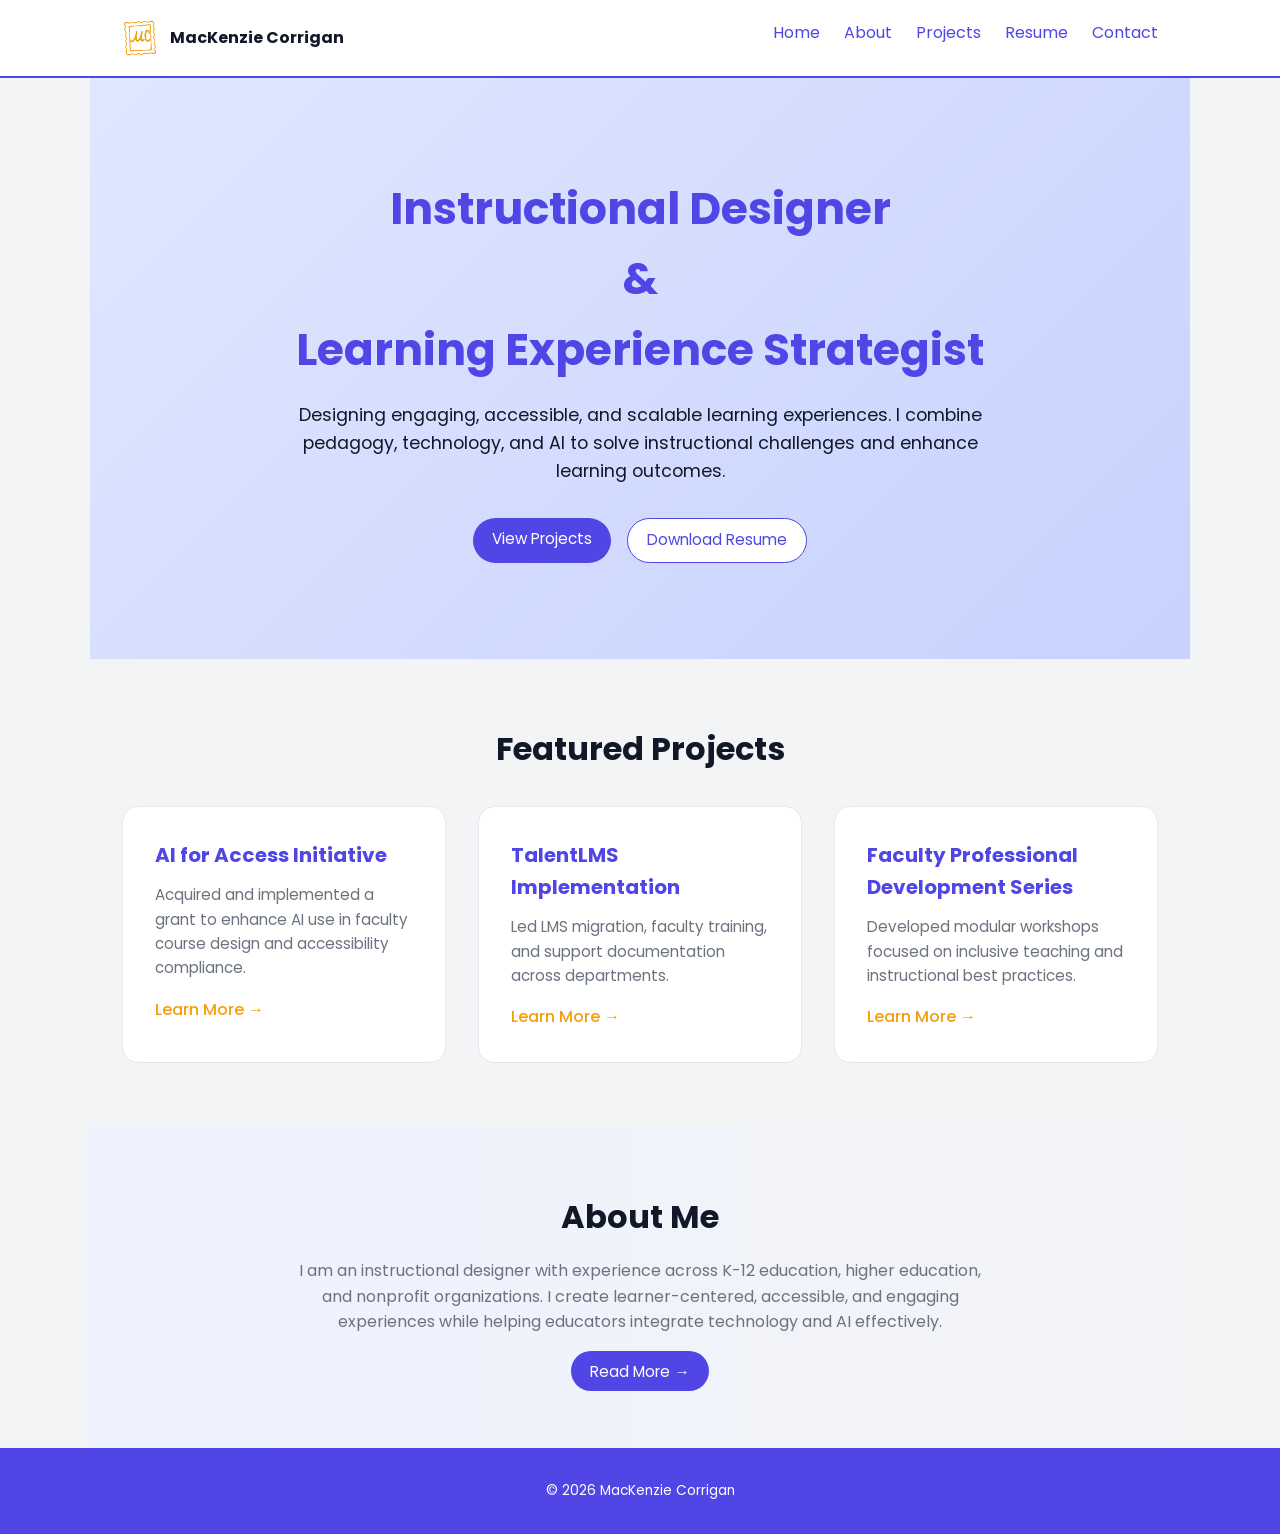
<file: index.html>
<!DOCTYPE html>
<html lang="en">
<head>
<link href="https://fonts.googleapis.com/css2?family=Poppins:wght@300;400;500;600;700&display=swap" rel="stylesheet">
<meta charset="UTF-8">
<meta name="viewport" content="width=device-width, initial-scale=1.0">
<title>MacKenzie Corrigan | Instructional Designer</title>
<link href="style.css" rel="stylesheet">
<link href="https://fonts.googleapis.com/css2?family=Poppins:wght@300;400;500;600;700&display=swap" rel="stylesheet">
</head>
<body>

<header>
  <nav>
<div class="nav-brand">
      <img 
        src="mclogo.png" 
        alt="MacKenzie Corrigan logo" 
        class="logo"
      >
      <strong>MacKenzie Corrigan</strong>
    </div>
    <ul>
      <li><a href="index.html">Home</a></li>
      <li><a href="about.html">About</a></li>
      <li><a href="projects.html">Projects</a></li>
      <li><a href="resume.html">Resume</a></li>
      <li><a href="contact.html">Contact</a></li>
    </ul>
  </nav>
</header>

<!-- Hero Section -->
<section class="hero">
  <div class="hero-content">
    <h1>Instructional Designer<br>&<br>Learning Experience Strategist</h1>
    <p>Designing engaging, accessible, and scalable learning experiences. I combine pedagogy, technology, and AI to solve instructional challenges and enhance learning outcomes.</p>
<div class="buttons">
  <a class="btn primary" href="projects.html">View Projects</a>
  <a class="btn secondary" href="https://drive.google.com/uc?export=download&id=1W6hZRZUmUboFR3Mb-H2k0MTNj02p46gY">Download Resume</a>
</div>
  </div>
</section>

<!-- Featured Projects Preview -->
<section class="featured-projects">
  <h2>Featured Projects</h2>
  <div class="projects">
    <div class="project-card">
      <h3>AI for Access Initiative</h3>
      <p>Acquired and implemented a grant to enhance AI use in faculty course design and accessibility compliance.</p>
      <a class="project-link" href="ai-for-access.html">Learn More →</a>
    </div>
    <div class="project-card">
      <h3>TalentLMS Implementation</h3>
      <p>Led LMS migration, faculty training, and support documentation across departments.</p>
      <a class="project-link" href="talentlms.html">Learn More →</a>
    </div>
    <div class="project-card">
      <h3>Faculty Professional Development Series</h3>
      <p>Developed modular workshops focused on inclusive teaching and instructional best practices.</p>
      <a class="project-link" href="foto.html">Learn More →</a>
    </div>
  </div>
</section>

<!-- About Me Preview -->
<section class="home-about">
  <h2>About Me</h2>
  <p>I am an instructional designer with experience across K-12 education, higher education, and nonprofit organizations. I create learner-centered, accessible, and engaging experiences while helping educators integrate technology and AI effectively.</p>
  <a class="btn primary" href="about.html">Read More →</a>
</section>

<footer>
  © 2026 MacKenzie Corrigan
</footer>

</body>
</html>
</file>
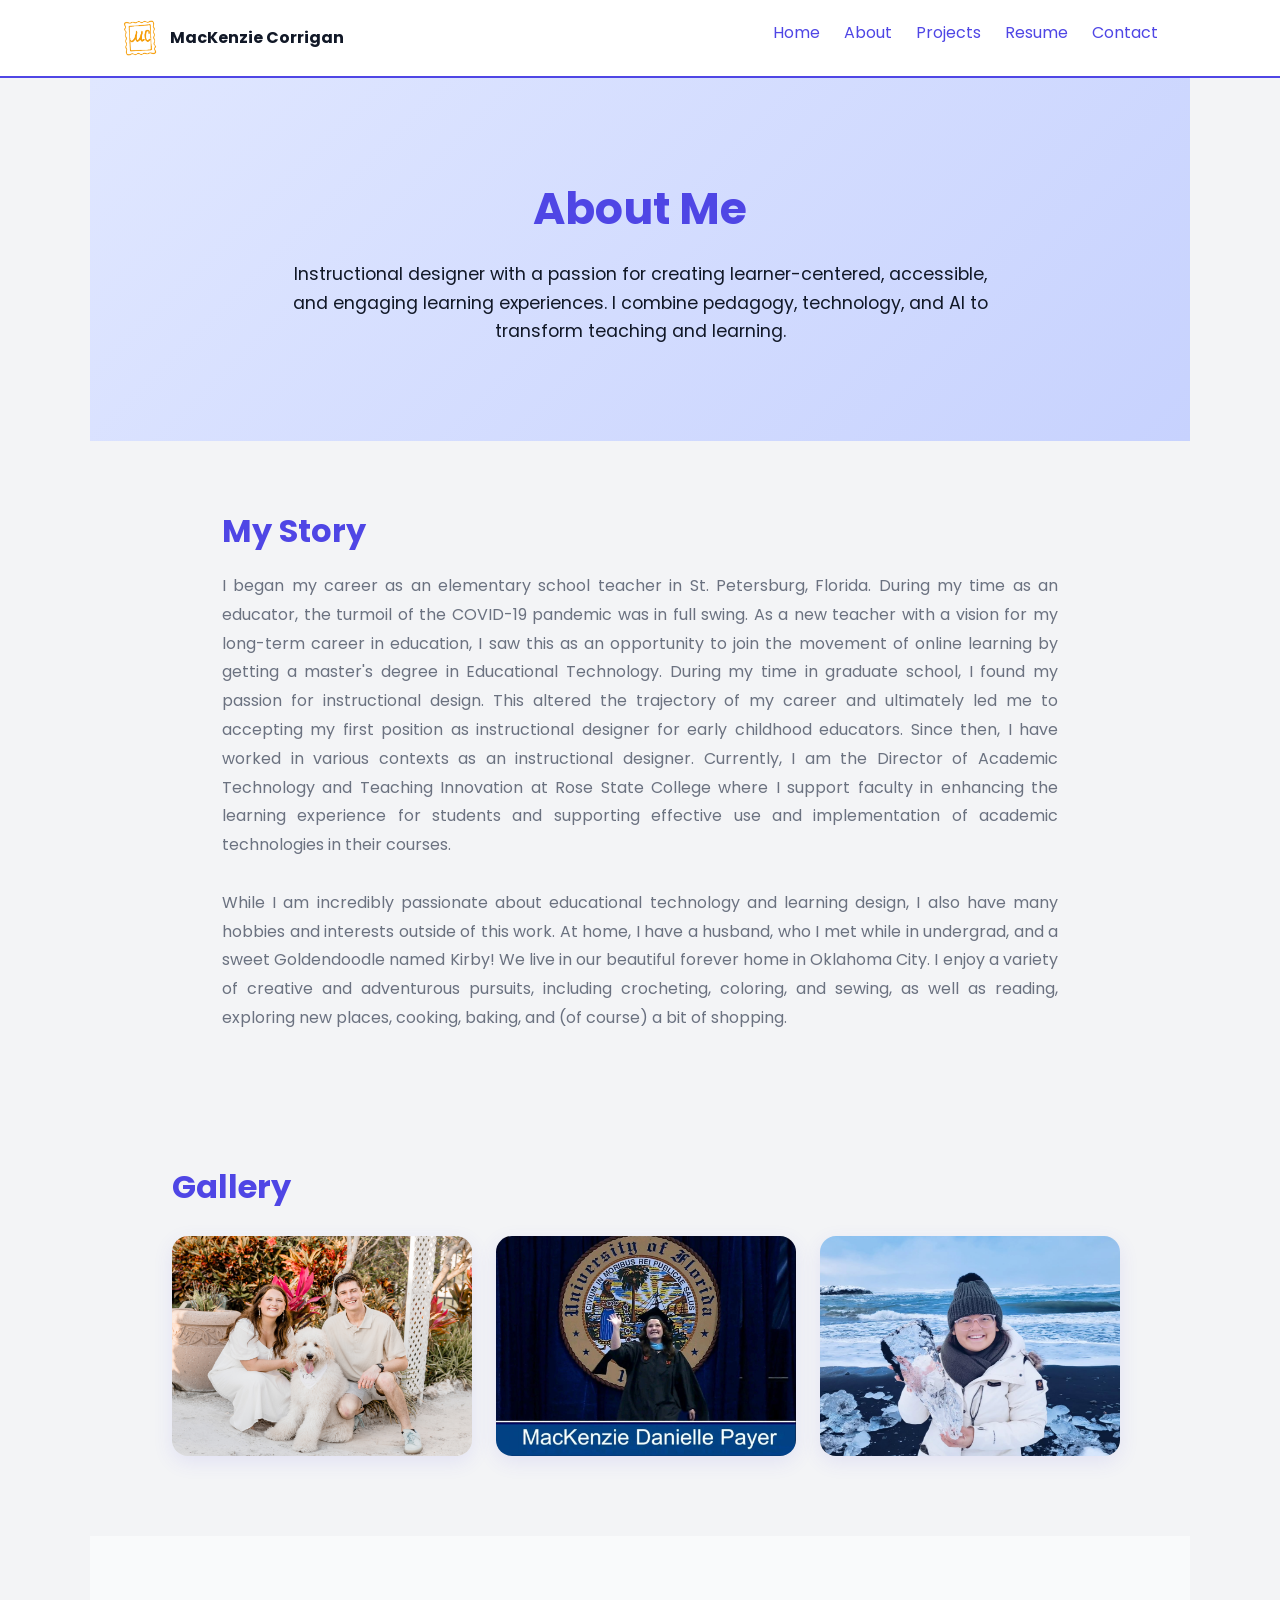
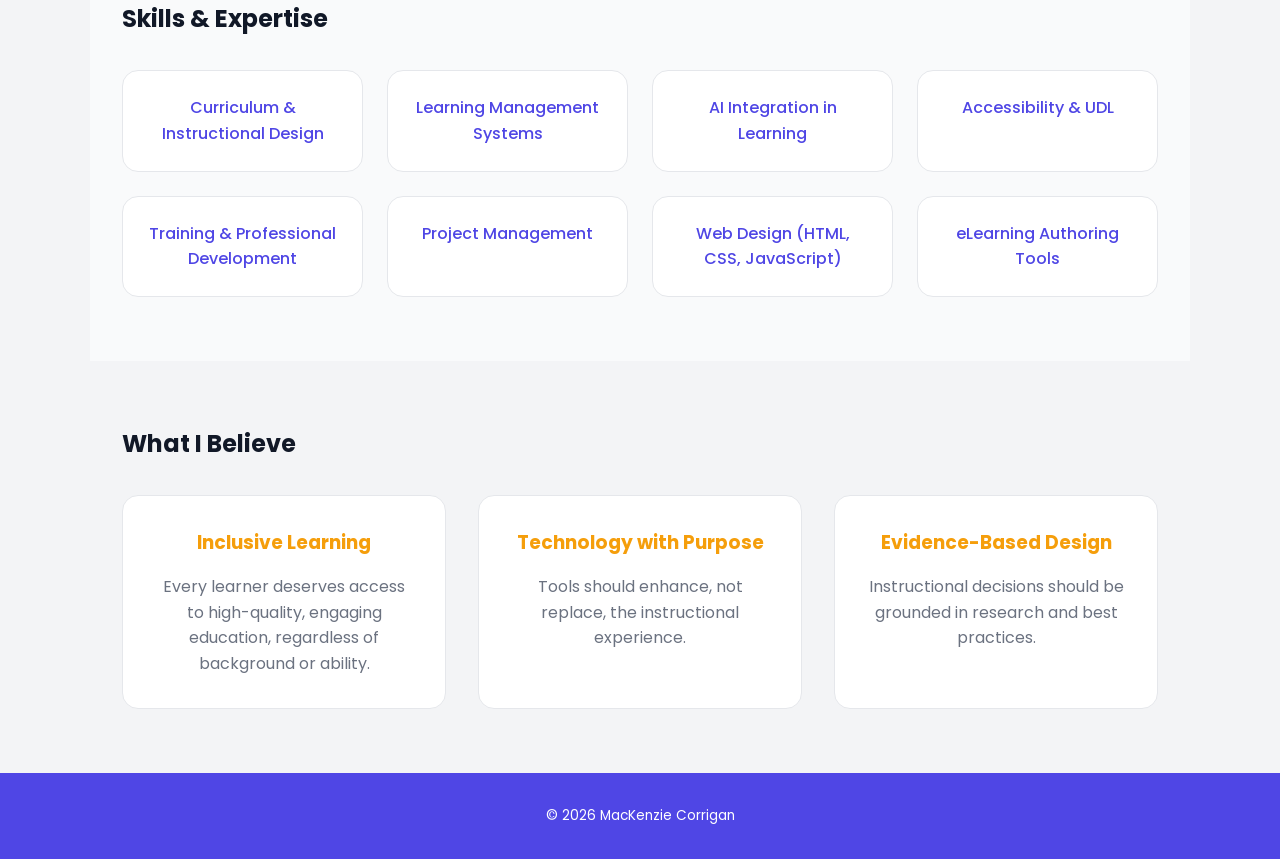
<file: about.html>
<!DOCTYPE html>
<html lang="en">
<head>
<link href="https://fonts.googleapis.com/css2?family=Poppins:wght@300;400;500;600;700&display=swap" rel="stylesheet">
<meta charset="UTF-8">
<meta name="viewport" content="width=device-width, initial-scale=1.0">
<title>MacKenzie Corrigan | About Me</title>
<link href="style.css" rel="stylesheet">
<link href="https://fonts.googleapis.com/css2?family=Poppins:wght@300;400;500;600;700&display=swap" rel="stylesheet">
</head>
<body>

<header>
  <nav>
<div class="nav-brand">
      <img 
        src="mclogo.png" 
        alt="MacKenzie Corrigan logo" 
        class="logo"
      >
      <strong>MacKenzie Corrigan</strong>
    </div>
    <ul>
      <li><a href="index.html">Home</a></li>
      <li><a href="about.html">About</a></li>
      <li><a href="projects.html">Projects</a></li>
      <li><a href="resume.html">Resume</a></li>
      <li><a href="contact.html">Contact</a></li>
    </ul>
  </nav>
</header>

<!-- Hero/About Header -->
<section class="about-hero">
  <div class="about-hero-content">
    <h1>About Me</h1>
    <p>Instructional designer with a passion for creating learner-centered, accessible, and engaging learning experiences. I combine pedagogy, technology, and AI to transform teaching and learning.</p>
  </div>
</section>

<!-- Professional Story -->
<section class="about-story">
  <h2>My Story</h2>
  <p>I began my career as an elementary school teacher in St. Petersburg, Florida. During my time as an educator, the turmoil of the COVID-19 pandemic was in full swing. As a new teacher with a vision for my long-term career in education, I saw this as an opportunity to join the movement of online learning by getting a master's degree in Educational Technology. During my time in graduate school, I found my passion for instructional design. This altered the trajectory of my career and ultimately led me to accepting my first position as instructional designer for early childhood educators. Since then, I have worked in various contexts as an instructional designer. Currently, I am the Director of Academic Technology and Teaching Innovation at Rose State College where I support faculty in enhancing the learning experience for students and supporting effective use and implementation of academic technologies in their courses.

<br><br>While I am incredibly passionate about educational technology and learning design, I also have many hobbies and interests outside of this work. At home, I have a husband, who I met while in undergrad, and a sweet Goldendoodle named Kirby! We live in our beautiful forever home in Oklahoma City. I enjoy a variety of creative and adventurous pursuits, including crocheting, coloring, and sewing, as well as reading, exploring new places, cooking, baking, and (of course) a bit of shopping.</p>
</section>

<!-- Photo Gallery -->
<section class="about-gallery">
  <h2>Gallery</h2>
  <div class="gallery-container">
    <div class="gallery-item">
      <img src="corrigans.jpg" alt="The Corrigans family portrait" />
    </div>
    <div class="gallery-item">
      <img src="mcgraduate.jpg" alt="MacKenzie graduating UF" />
    </div>
    <div class="gallery-item">
      <img src="mc-iceland.png" alt="MacKenzie teaching" />
    </div>
  </div>
</section>


<!-- Skills & Expertise -->
<section class="about-skills">
  <h2>Skills & Expertise</h2>
  <div class="skills-grid">
    <div class="skill-card">Curriculum & Instructional Design</div>
    <div class="skill-card">Learning Management Systems</div>
    <div class="skill-card">AI Integration in Learning</div>
    <div class="skill-card">Accessibility & UDL</div>
    <div class="skill-card">Training & Professional Development</div>
    <div class="skill-card">Project Management</div>
    <div class="skill-card">Web Design (HTML, CSS, JavaScript)</div>
    <div class="skill-card">eLearning Authoring Tools</div>
  </div>
</section>

<!-- Values Section -->
<section class="about-values">
  <h2>What I Believe</h2>
  <div class="values-grid">
    <div class="value-card">
      <h3>Inclusive Learning</h3>
      <p>Every learner deserves access to high-quality, engaging education, regardless of background or ability.</p>
    </div>
    <div class="value-card">
      <h3>Technology with Purpose</h3>
      <p>Tools should enhance, not replace, the instructional experience.</p>
    </div>
    <div class="value-card">
      <h3>Evidence-Based Design</h3>
      <p>Instructional decisions should be grounded in research and best practices.</p>
    </div>
  </div>
</section>

<footer>
  © 2026 MacKenzie Corrigan
</footer>

</body>
</html>
</file>
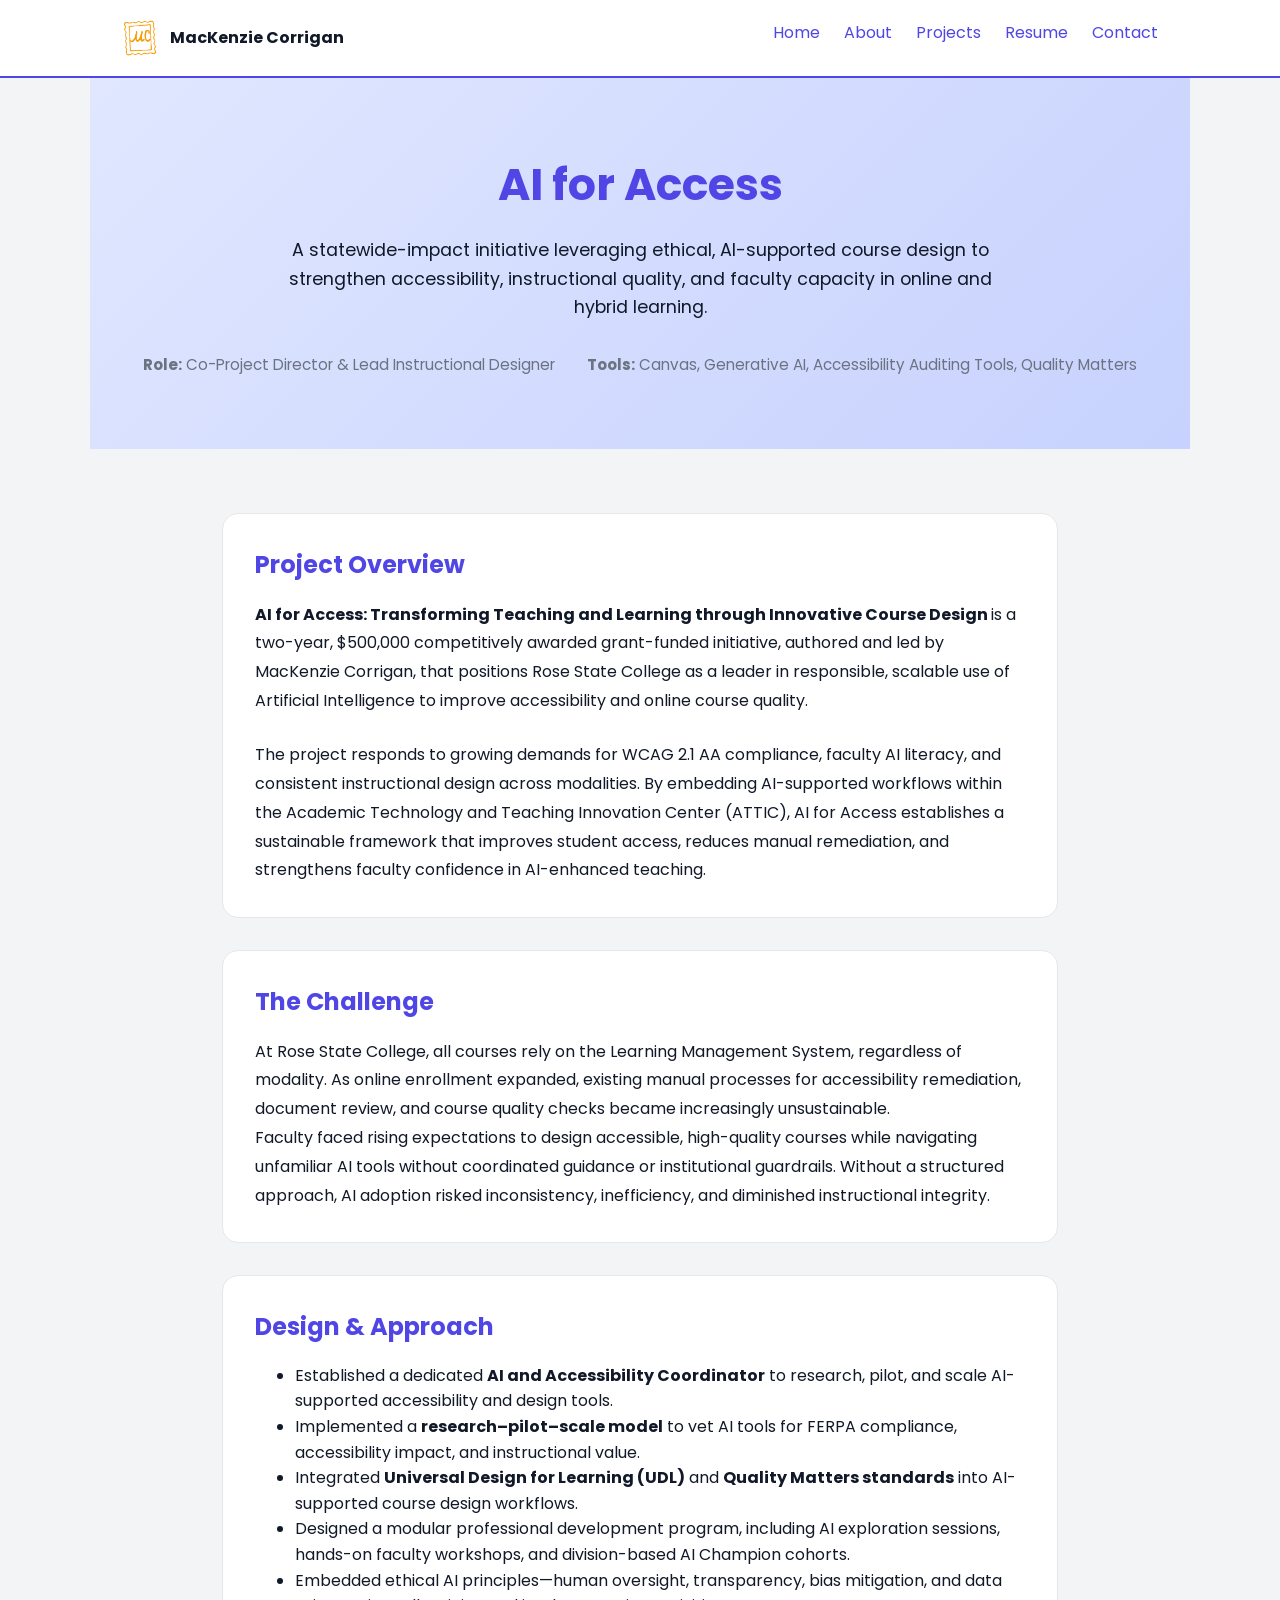
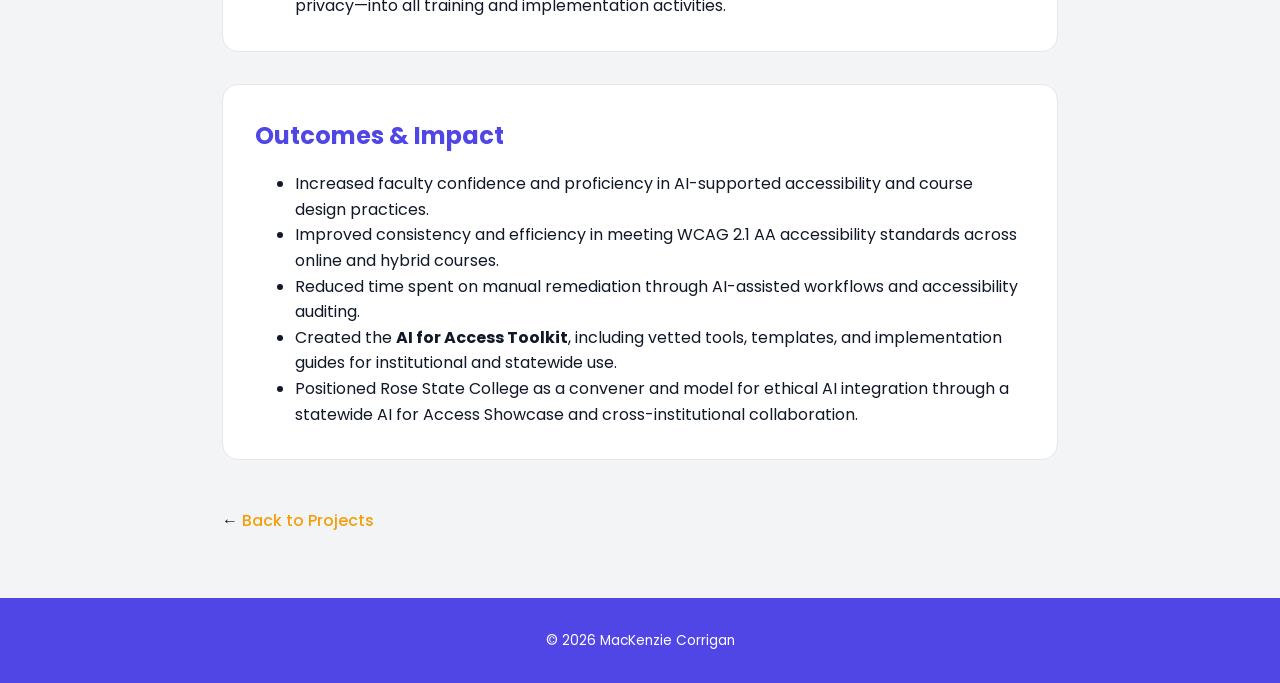
<file: ai-for-access.html>
<!DOCTYPE html>
<html lang="en">
<head>
<meta charset="UTF-8" />
<meta name="viewport" content="width=device-width, initial-scale=1.0">

<title>AI for Access | MacKenzie Corrigan</title>

<link href="https://fonts.googleapis.com/css2?family=Poppins:wght@300;400;500;600;700&display=swap" rel="stylesheet">
<link rel="stylesheet" href="style.css" />
</head>
<body>

<header>
  <nav>
    <div class="nav-brand">
      <img 
        src="mclogo.png" 
        alt="MacKenzie Corrigan logo" 
        class="logo"
      >
      <strong>MacKenzie Corrigan</strong>
    </div>
    <ul>
      <li><a href="index.html">Home</a></li>
      <li><a href="about.html">About</a></li>
      <li><a href="projects.html">Projects</a></li>
      <li><a href="resume.html">Resume</a></li>
      <li><a href="contact.html">Contact</a></li>
    </ul>
  </nav>
</header>

<!-- Project Hero -->
<section class="project-hero">
  <h1>AI for Access</h1>
  <p>
    A statewide-impact initiative leveraging ethical, AI-supported course design
    to strengthen accessibility, instructional quality, and faculty capacity in
    online and hybrid learning.
  </p>

  <div class="project-meta">
    <span><strong>Role:</strong> Co-Project Director & Lead Instructional Designer</span>
    <span><strong>Tools:</strong> Canvas, Generative AI, Accessibility Auditing Tools, Quality Matters</span>
  </div>
</section>

<!-- Project Content -->
<section class="project-content">

  <div class="project-card-detail">
    <h2>Project Overview</h2>
    <p>
      <strong>AI for Access: Transforming Teaching and Learning through Innovative Course Design </strong>is a two-year, $500,000 competitively awarded grant-funded initiative, authored and led by MacKenzie Corrigan, that positions Rose State College as a leader in responsible, scalable use of Artificial Intelligence to improve accessibility and online course quality.
    </p>
<br>
    <p>
The project responds to growing demands for WCAG 2.1 AA compliance, faculty AI literacy, and consistent instructional design across modalities. By embedding AI-supported workflows within the Academic Technology and Teaching Innovation Center (ATTIC), AI for Access establishes a sustainable framework that improves student access, reduces manual remediation, and strengthens faculty confidence in AI-enhanced teaching.
    </p>
  </div>

  <div class="project-card-detail">
    <h2>The Challenge</h2>
    <p>
      At Rose State College, all courses rely on the Learning Management System,
      regardless of modality. As online enrollment expanded, existing manual
      processes for accessibility remediation, document review, and course quality
      checks became increasingly unsustainable.
    </p>
    <p>
      Faculty faced rising expectations to design accessible, high-quality courses
      while navigating unfamiliar AI tools without coordinated guidance or
      institutional guardrails. Without a structured approach, AI adoption risked
      inconsistency, inefficiency, and diminished instructional integrity.
    </p>
  </div>

  <div class="project-card-detail">
    <h2>Design & Approach</h2>
    <ul style="padding-left: 40px;">
      <li>
        Established a dedicated <strong>AI and Accessibility Coordinator</strong>
        to research, pilot, and scale AI-supported accessibility and design tools.
      </li>
      <li>
        Implemented a <strong>research–pilot–scale model</strong> to vet AI tools for
        FERPA compliance, accessibility impact, and instructional value.
      </li>
      <li>
        Integrated <strong>Universal Design for Learning (UDL)</strong> and
        <strong>Quality Matters standards</strong> into AI-supported course design workflows.
      </li>
      <li>
        Designed a modular professional development program, including AI exploration
        sessions, hands-on faculty workshops, and division-based AI Champion cohorts.
      </li>
      <li>
        Embedded ethical AI principles—human oversight, transparency, bias mitigation,
        and data privacy—into all training and implementation activities.
      </li>
    </ul>
  </div>

  <div class="project-card-detail">
    <h2>Outcomes & Impact</h2>
    <ul  style="padding-left: 40px;">
      <li>
        Increased faculty confidence and proficiency in AI-supported accessibility
        and course design practices.
      </li>
      <li>
        Improved consistency and efficiency in meeting WCAG 2.1 AA accessibility
        standards across online and hybrid courses.
      </li>
      <li>
        Reduced time spent on manual remediation through AI-assisted workflows and
        accessibility auditing.
      </li>
      <li>
        Created the <strong>AI for Access Toolkit</strong>, including vetted tools,
        templates, and implementation guides for institutional and statewide use.
      </li>
      <li>
        Positioned Rose State College as a convener and model for ethical AI
        integration through a statewide AI for Access Showcase and cross-institutional
        collaboration.
      </li>
    </ul>
  </div>

  <div class="back-link">
    ← <a href="projects.html">Back to Projects</a>
  </div>

</section>

<footer>
  © 2026 MacKenzie Corrigan
</footer>

</body>
</html>
</file>
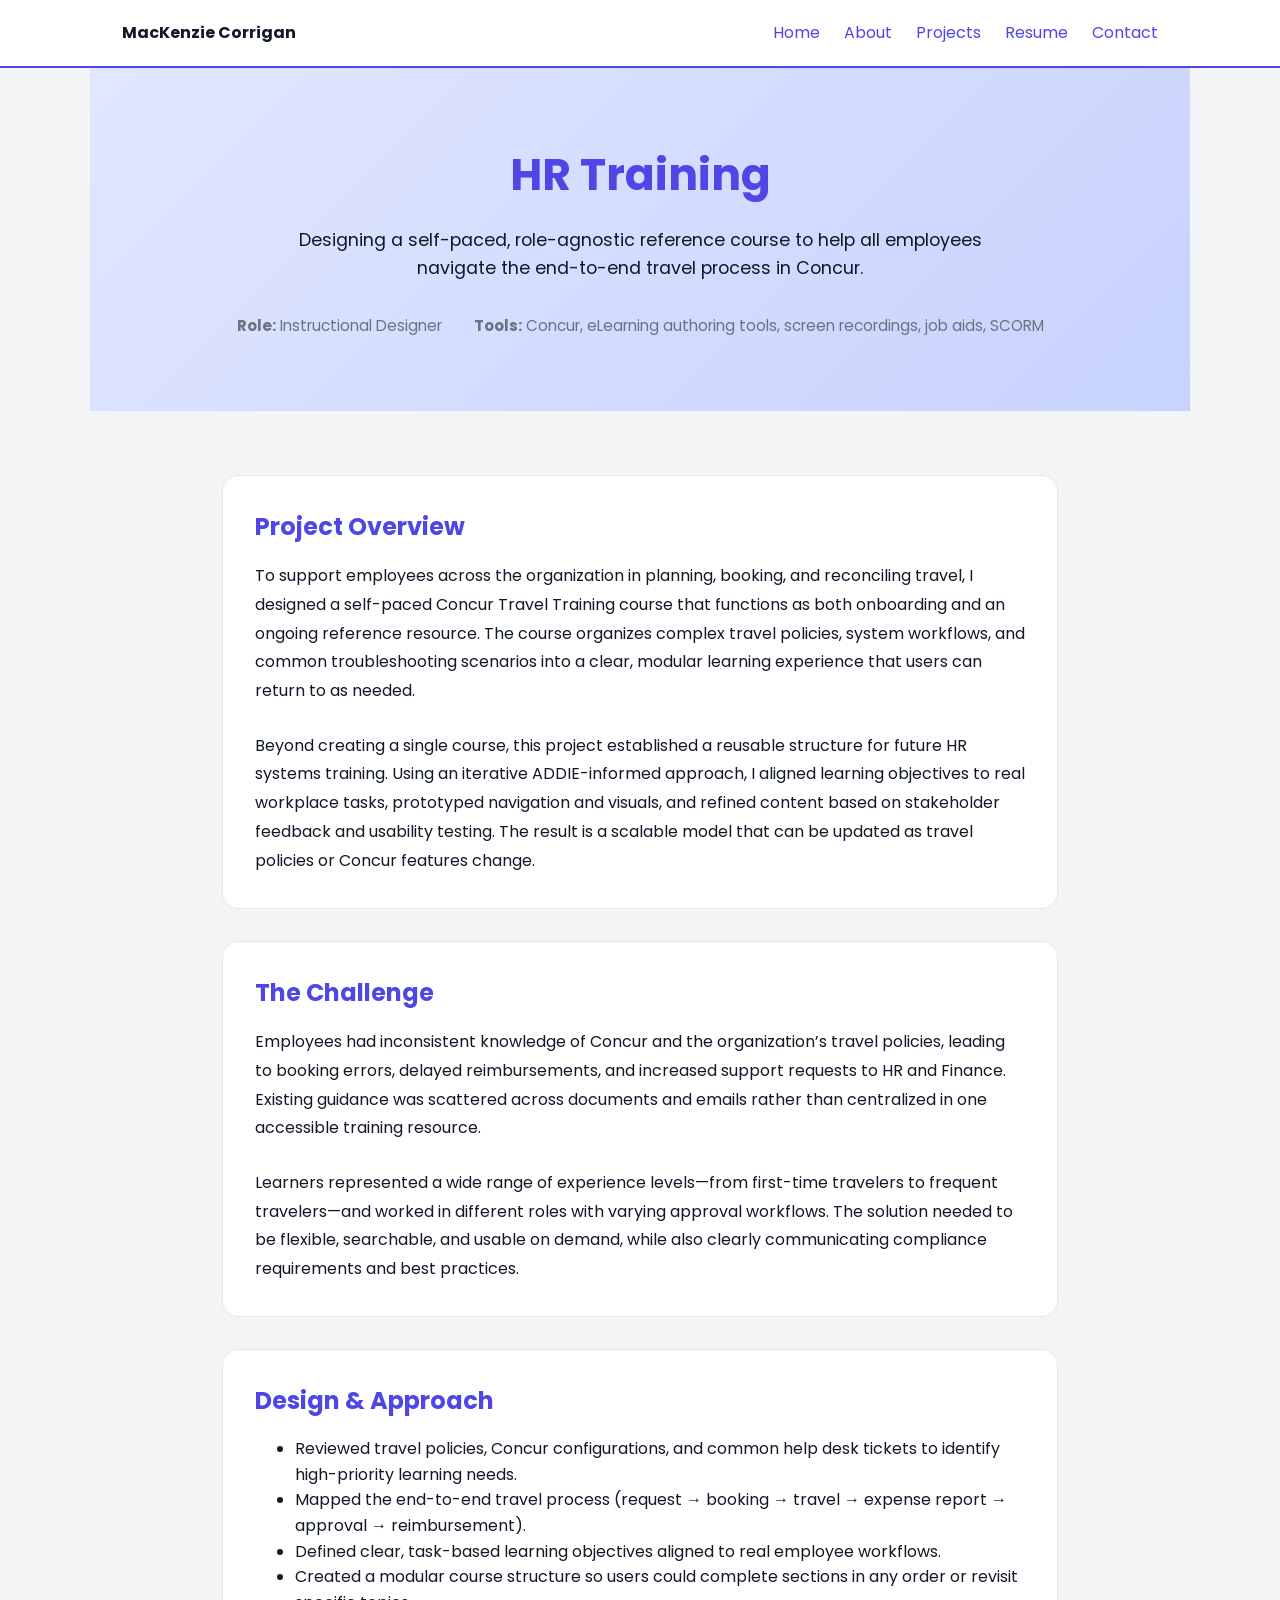
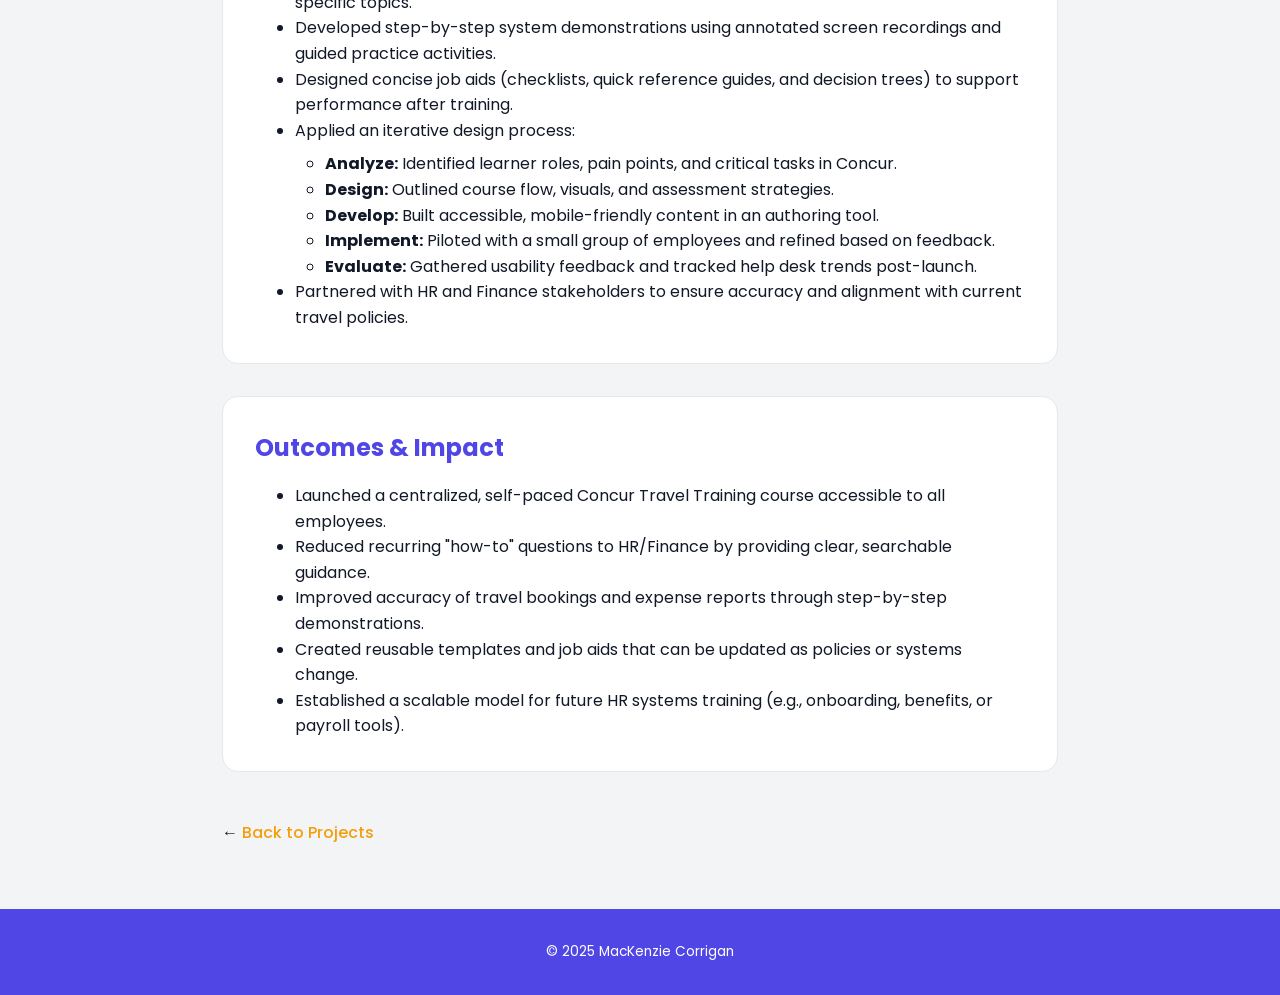
<file: concur.html>
<!DOCTYPE html>
<html lang="en">
<head>
<meta charset="UTF-8" />
<meta name="viewport" content="width=device-width, initial-scale=1.0">
<title>HR Training | MacKenzie Corrigan</title>
<link href="https://fonts.googleapis.com/css2?family=Poppins:wght@300;400;500;600;700&display=swap" rel="stylesheet">
<link rel="stylesheet" href="style.css" />
</head>
<body>

<header>
  <nav>
    <strong>MacKenzie Corrigan</strong>
    <ul>
      <li><a href="index.html">Home</a></li>
      <li><a href="about.html">About</a></li>
      <li><a href="projects.html">Projects</a></li>
      <li><a href="resume.html">Resume</a></li>
      <li><a href="contact.html">Contact</a></li>
    </ul>
  </nav>
</header>

<!-- Project Hero -->
<section class="project-hero">
  <h1>HR Training</h1>
  <p>
    Designing a self-paced, role-agnostic reference course to help all employees navigate the end-to-end travel process in Concur.
  </p>
  <div class="project-meta">
    <span><strong>Role:</strong> Instructional Designer</span>
    <span><strong>Tools:</strong> Concur, eLearning authoring tools, screen recordings, job aids, SCORM</span>
  </div>
</section>

<!-- Project Content -->
<section class="project-content">

  <!-- Overview -->
  <div class="project-card-detail">
    <h2>Project Overview</h2>
    <p>
      To support employees across the organization in planning, booking, and reconciling travel, I designed a self-paced Concur Travel Training course that functions as both onboarding and an ongoing reference resource. The course organizes complex travel policies, system workflows, and common troubleshooting scenarios into a clear, modular learning experience that users can return to as needed.
    </p>
<br>
<p>
  Beyond creating a single course, this project established a reusable structure for future HR systems training. Using an iterative ADDIE-informed approach, I aligned learning objectives to real workplace tasks, prototyped navigation and visuals, and refined content based on stakeholder feedback and usability testing. The result is a scalable model that can be updated as travel policies or Concur features change.
</p>
  </div>

  <!-- Challenge -->
  <div class="project-card-detail">
    <h2>The Challenge</h2>
    <p>
      Employees had inconsistent knowledge of Concur and the organization’s travel policies, leading to booking errors, delayed reimbursements, and increased support requests to HR and Finance. Existing guidance was scattered across documents and emails rather than centralized in one accessible training resource.
    </p>
<br>
<p>
  Learners represented a wide range of experience levels—from first-time travelers to frequent travelers—and worked in different roles with varying approval workflows. The solution needed to be flexible, searchable, and usable on demand, while also clearly communicating compliance requirements and best practices.
</p>

  </div>

  <!-- Design & Approach -->
  <div class="project-card-detail">
    <h2>Design & Approach</h2>
<ul style="padding-left: 40px;">
  <li>Reviewed travel policies, Concur configurations, and common help desk tickets to identify high-priority learning needs.</li>
  <li>Mapped the end-to-end travel process (request → booking → travel → expense report → approval → reimbursement).</li>
  <li>Defined clear, task-based learning objectives aligned to real employee workflows.</li>
  <li>Created a modular course structure so users could complete sections in any order or revisit specific topics.</li>
  <li>Developed step-by-step system demonstrations using annotated screen recordings and guided practice activities.</li>
  <li>Designed concise job aids (checklists, quick reference guides, and decision trees) to support performance after training.</li>
  <li>
    Applied an iterative design process:
    <ul style="padding-left: 30px; margin-top: 0.5rem;">
      <li><strong>Analyze:</strong> Identified learner roles, pain points, and critical tasks in Concur.</li>
      <li><strong>Design:</strong> Outlined course flow, visuals, and assessment strategies.</li>
      <li><strong>Develop:</strong> Built accessible, mobile-friendly content in an authoring tool.</li>
      <li><strong>Implement:</strong> Piloted with a small group of employees and refined based on feedback.</li>
      <li><strong>Evaluate:</strong> Gathered usability feedback and tracked help desk trends post-launch.</li>
    </ul>
  </li>
  <li>Partnered with HR and Finance stakeholders to ensure accuracy and alignment with current travel policies.</li>
</ul>

  </div>

  <!-- Outcomes & Impact -->
  <div class="project-card-detail">
    <h2>Outcomes & Impact</h2>
    <ul style="padding-left: 40px;">
      <li>Launched a centralized, self-paced Concur Travel Training course accessible to all employees.</li>
      <li>Reduced recurring "how-to" questions to HR/Finance by providing clear, searchable guidance.</li>
      <li>Improved accuracy of travel bookings and expense reports through step-by-step demonstrations.</li>
      <li>Created reusable templates and job aids that can be updated as policies or systems change.</li>
      <li>Established a scalable model for future HR systems training (e.g., onboarding, benefits, or payroll tools).</li>
    </ul>
  </div>

  <div class="back-link">
    ← <a href="projects.html">Back to Projects</a>
  </div>

</section>

<footer>
  © 2025 MacKenzie Corrigan
</footer>
</body>
</html>
</file>
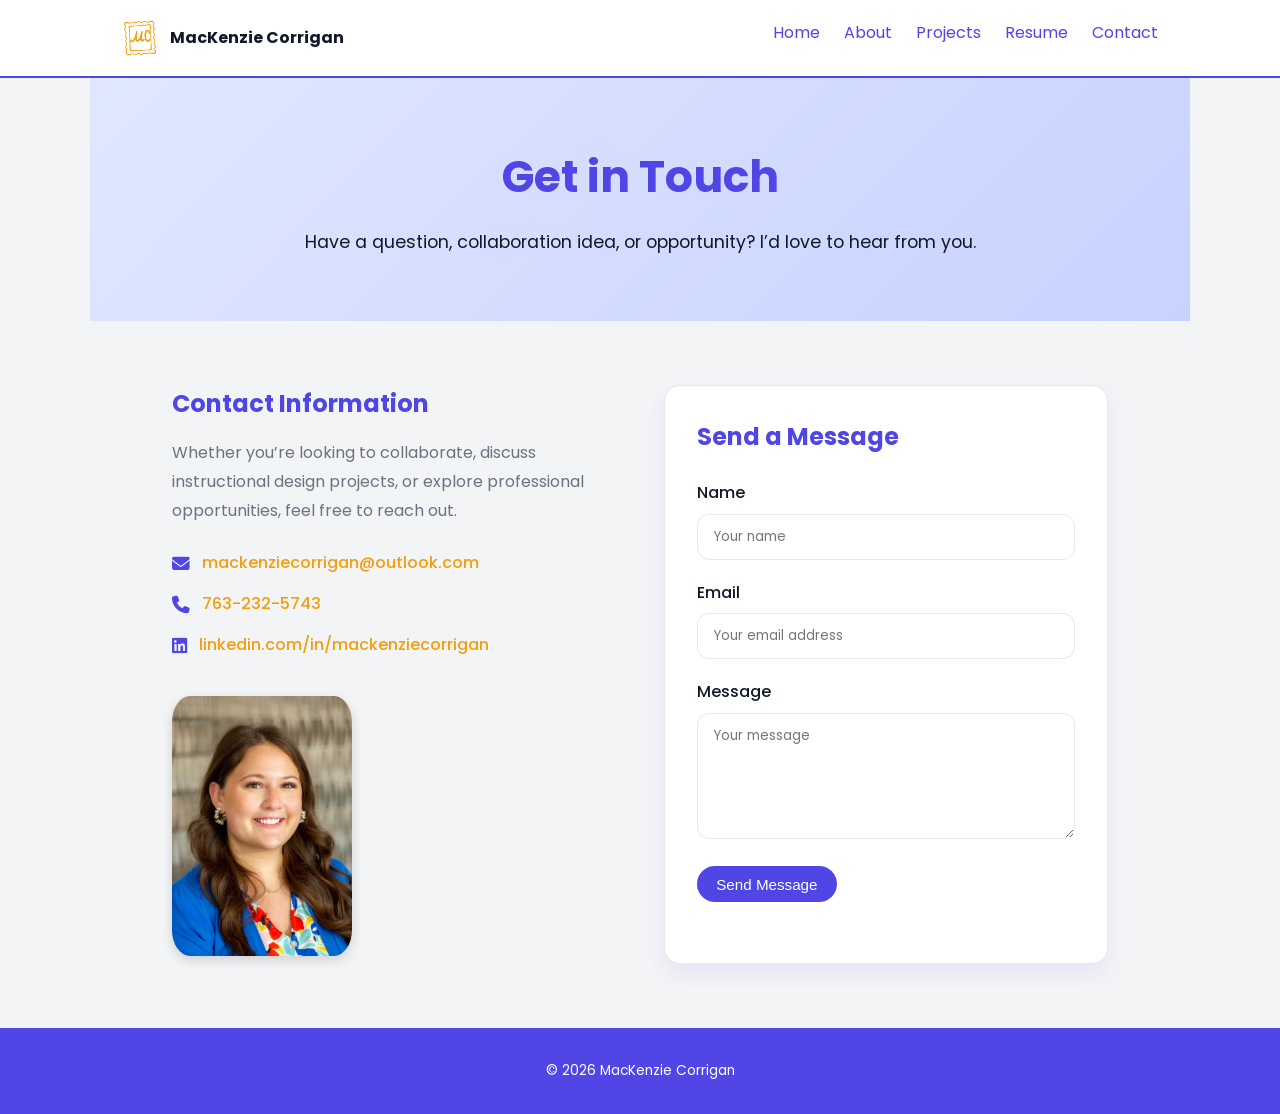
<file: contact.html>
<!DOCTYPE html>
<html lang="en">
<head>
<link
  rel="stylesheet"
  href="https://cdnjs.cloudflare.com/ajax/libs/font-awesome/6.5.1/css/all.min.css"
/>
<meta charset="UTF-8">
<meta name="viewport" content="width=device-width, initial-scale=1.0">
<title>Contact | MacKenzie Corrigan</title>

<link href="https://fonts.googleapis.com/css2?family=Poppins:wght@300;400;500;600;700&display=swap" rel="stylesheet">
<link href="style.css" rel="stylesheet">
</head>
<body>

<header>
  <nav>
<div class="nav-brand">
      <img 
        src="mclogo.png" 
        alt="MacKenzie Corrigan logo" 
        class="logo"
      >
      <strong>MacKenzie Corrigan</strong>
    </div>
    <ul>
      <li><a href="index.html">Home</a></li>
      <li><a href="about.html">About</a></li>
      <li><a href="projects.html">Projects</a></li>
      <li><a href="resume.html">Resume</a></li>
      <li><a href="contact.html">Contact</a></li>
    </ul>
  </nav>
</header>

<!-- Contact Hero -->
<section class="contact-hero">
  <h1>Get in Touch</h1>
  <p>Have a question, collaboration idea, or opportunity? I’d love to hear from you.</p>
</section>

<!-- Contact Content -->
<section class="contact-container">

  <!-- Contact Info -->
  <div class="contact-info">
    <h2>Contact Information</h2>
    <p>
      Whether you’re looking to collaborate, discuss instructional design projects,
      or explore professional opportunities, feel free to reach out.
    </p>
<div class="contact-details">
  <p>
    <i class="fa-solid fa-envelope"></i>
    <a href="mailto:mackenziecorrigan@outlook.com">
      mackenziecorrigan@outlook.com
    </a>
  </p>

  <p>
    <i class="fa-solid fa-phone"></i>
    <a href="tel:17632325743">
      763-232-5743
    </a>
  </p>

  <p>
    <i class="fa-brands fa-linkedin"></i>
    <a
      href="https://www.linkedin.com/in/mackenziecorrigan"
      target="_blank"
      rel="noopener noreferrer"
    >
      linkedin.com/in/mackenziecorrigan
    </a>
  </p>
</div>

<img 
  src="headshot.png" 
  alt="Headshot of MacKenzie Corrigan" 
  class="contact-headshot"
/>
  </div>

  <!-- Contact Form -->
  <div class="contact-form-card">
    <h2>Send a Message</h2>

    <form action="mailto:mackenziecorrigan@outlook.com" method="POST" enctype="text/plain">
      <label for="name">Name</label>
      <input type="text" id="name" name="Name" placeholder="Your name" required>

      <label for="email">Email</label>
      <input type="email" id="email" name="Email" placeholder="Your email address" required>

      <label for="message">Message</label>
      <textarea id="message" name="Message" rows="5" placeholder="Your message" required></textarea>

      <button type="submit" class="btn primary">Send Message</button>
    </form>
  </div>

</section>

<footer>
  © 2026 MacKenzie Corrigan
</footer>

</body>
</html>
</file>
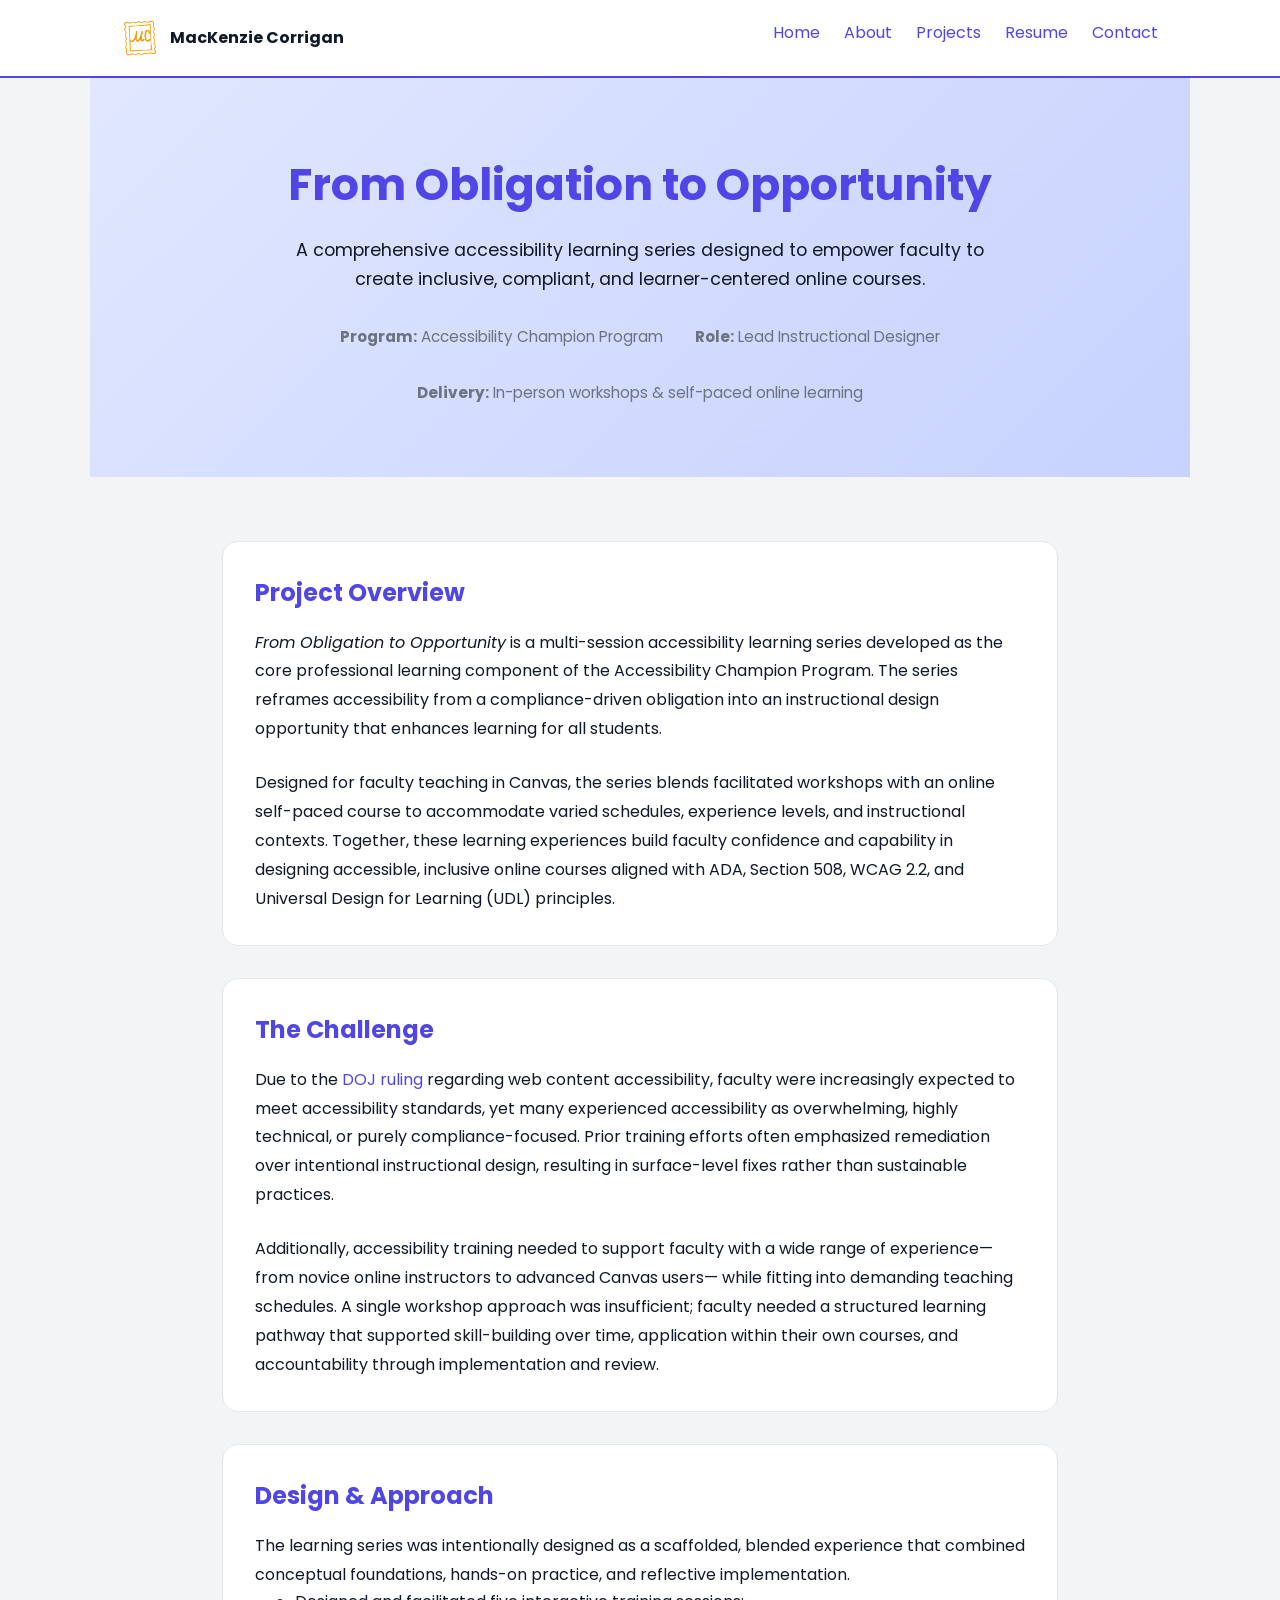
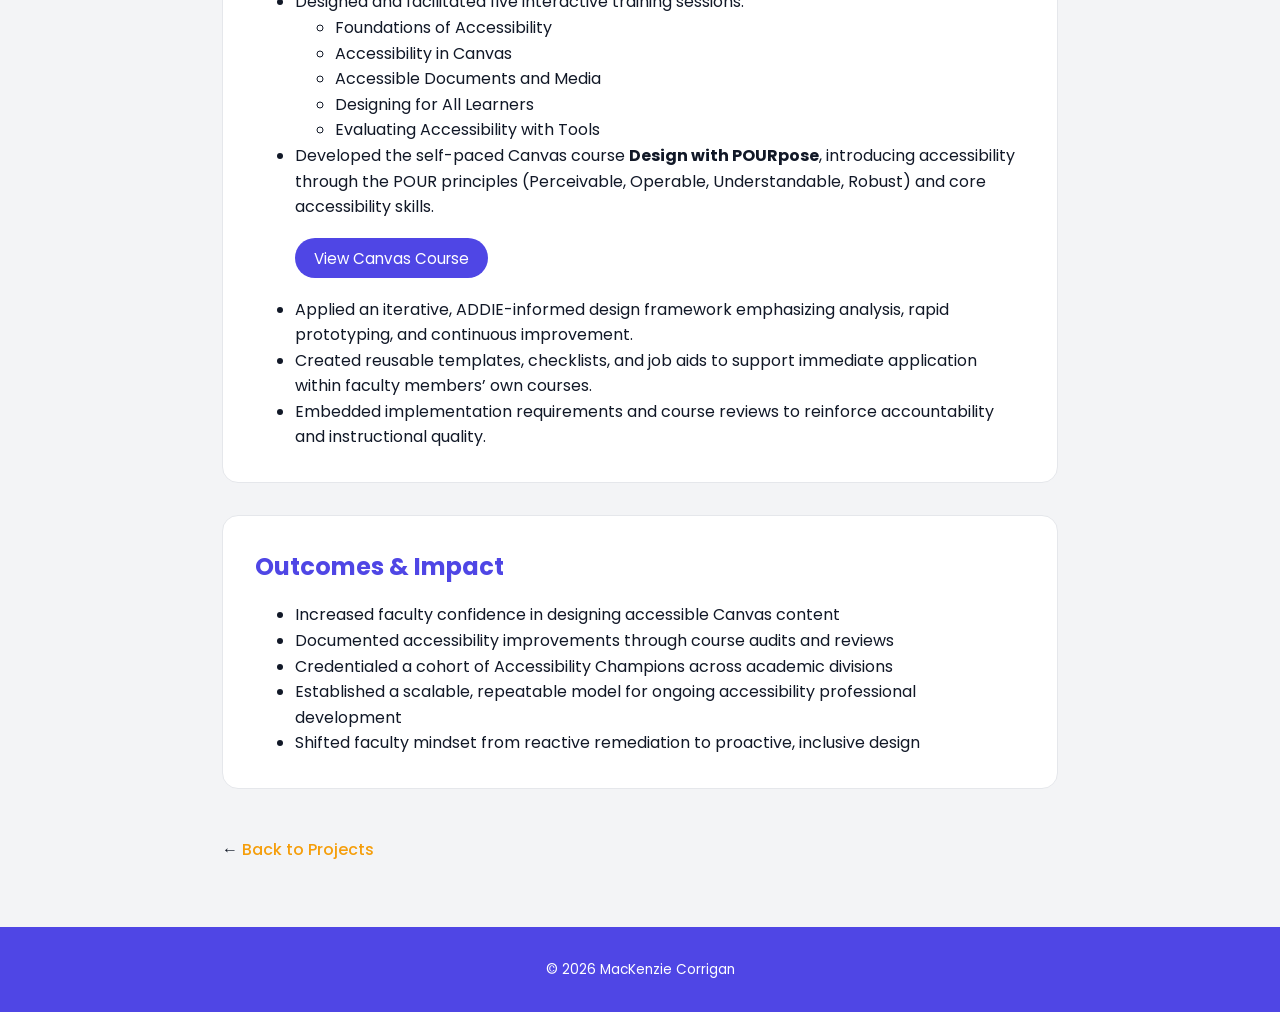
<file: foto.html>
<!DOCTYPE html>
<html lang="en">
<head>
<meta charset="UTF-8" />
<meta name="viewport" content="width=device-width, initial-scale=1.0">

<title>From Obligation to Opportunity | MacKenzie Corrigan</title>

<link href="https://fonts.googleapis.com/css2?family=Poppins:wght@300;400;500;600;700&display=swap" rel="stylesheet">
<link rel="stylesheet" href="style.css" />
</head>
<body>

<header>
  <nav>
    <div class="nav-brand">
      <img 
        src="mclogo.png" 
        alt="MacKenzie Corrigan logo" 
        class="logo"
      >
      <strong>MacKenzie Corrigan</strong>
    </div>
    <ul>
      <li><a href="index.html">Home</a></li>
      <li><a href="about.html">About</a></li>
      <li><a href="projects.html">Projects</a></li>
      <li><a href="resume.html">Resume</a></li>
      <li><a href="contact.html">Contact</a></li>
    </ul>
  </nav>
</header>

<!-- Project Hero -->
<section class="project-hero">
  <h1>From Obligation to Opportunity</h1>
  <p>
    A comprehensive accessibility learning series designed to empower faculty
    to create inclusive, compliant, and learner-centered online courses.
  </p>

  <div class="project-meta">
    <span><strong>Program:</strong> Accessibility Champion Program</span>
    <span><strong>Role:</strong> Lead Instructional Designer</span>
    <span><strong>Delivery:</strong> In-person workshops & self-paced online learning</span>
  </div>
</section>

<!-- Project Content -->
<section class="project-content">

  <!-- Project Overview -->
  <div class="project-card-detail">
    <h2>Project Overview</h2>
    <p>
      <em>From Obligation to Opportunity</em> is a multi-session accessibility learning
      series developed as the core professional learning component of the
      Accessibility Champion Program. The series reframes accessibility from a
      compliance-driven obligation into an instructional design opportunity that
      enhances learning for all students.
    </p>
<br>
    <p>
      Designed for faculty teaching in Canvas, the series blends facilitated
      workshops with an online self-paced course to accommodate varied schedules,
      experience levels, and instructional contexts. Together, these learning
      experiences build faculty confidence and capability in designing accessible,
      inclusive online courses aligned with ADA, Section 508, WCAG 2.2, and
      Universal Design for Learning (UDL) principles.
    </p>
  </div>

  <!-- The Challenge -->
  <div class="project-card-detail">
    <h2>The Challenge</h2>
    <p>
      Due to the <a href="https://www.federalregister.gov/documents/2024/04/24/2024-07758/nondiscrimination-on-the-basis-of-disability-accessibility-of-web-information-and-services-of-state">DOJ ruling</a> regarding web content accessibility, faculty were increasingly expected to meet accessibility standards, yet many
      experienced accessibility as overwhelming, highly technical, or purely
      compliance-focused. Prior training efforts often emphasized remediation over
      intentional instructional design, resulting in surface-level fixes rather
      than sustainable practices.
    </p>
<br>
    <p>
      Additionally, accessibility training needed to support faculty with a wide
      range of experience—from novice online instructors to advanced Canvas users—
      while fitting into demanding teaching schedules. A single workshop approach
      was insufficient; faculty needed a structured learning pathway that supported
      skill-building over time, application within their own courses, and
      accountability through implementation and review.
    </p>
  </div>

  <!-- Design & Approach -->
  <div class="project-card-detail">
    <h2>Design & Approach</h2>
    <p>
      The learning series was intentionally designed as a scaffolded, blended
      experience that combined conceptual foundations, hands-on practice, and
      reflective implementation.
    </p>

    <ul style="padding-left: 40px;">
      <li>
        Designed and facilitated five interactive training sessions:
        <ul style="padding-left: 40px;">
          <li>Foundations of Accessibility</li>
          <li>Accessibility in Canvas</li>
          <li>Accessible Documents and Media</li>
          <li>Designing for All Learners</li>
          <li>Evaluating Accessibility with Tools</li>
        </ul>
      </li>
      <li>Developed the self-paced Canvas course <strong>Design with POURpose</strong>,
  introducing accessibility through the POUR principles (Perceivable,
  Operable, Understandable, Robust) and core accessibility skills.<br><br>
  <a class="btn primary" href="https://rose.instructure.com/courses/26941">View Canvas Course</a><br><br>
</li>
      <li>
        Applied an iterative, ADDIE-informed design framework emphasizing analysis,
        rapid prototyping, and continuous improvement.
      </li>
      <li>
        Created reusable templates, checklists, and job aids to support immediate
        application within faculty members’ own courses.
      </li>
      <li>
        Embedded implementation requirements and course reviews to reinforce
        accountability and instructional quality.
      </li>
    </ul>
  </div>

  <!-- Outcomes & Impact -->
  <div class="project-card-detail">
    <h2>Outcomes & Impact</h2>
    <ul style="padding-left: 40px;">
      <li>Increased faculty confidence in designing accessible Canvas content</li>
      <li>Documented accessibility improvements through course audits and reviews</li>
      <li>Credentialed a cohort of Accessibility Champions across academic divisions</li>
      <li>Established a scalable, repeatable model for ongoing accessibility professional development</li>
      <li>Shifted faculty mindset from reactive remediation to proactive, inclusive design</li>
    </ul>
  </div>

  <div class="back-link">
    ← <a href="projects.html">Back to Projects</a>
  </div>

</section>

<footer>
  © 2026 MacKenzie Corrigan
</footer>

</body>
</html>
</file>
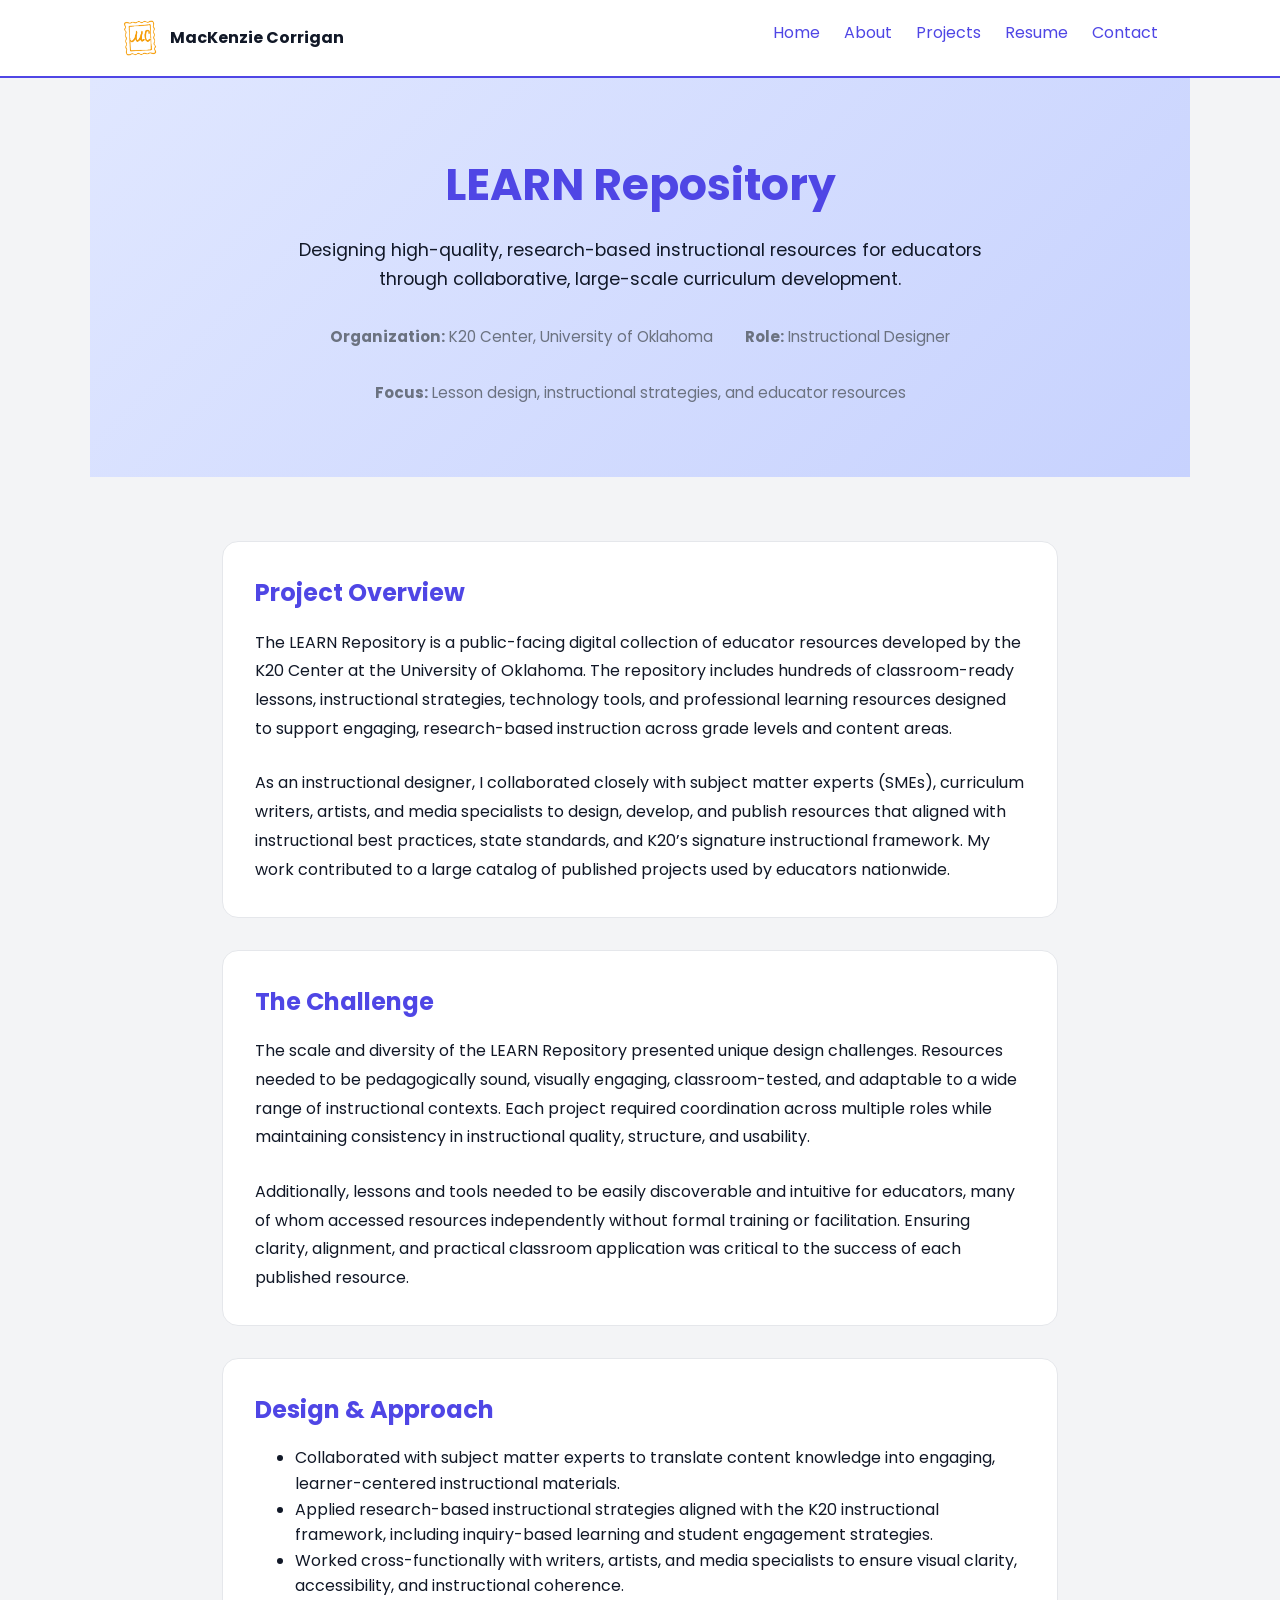
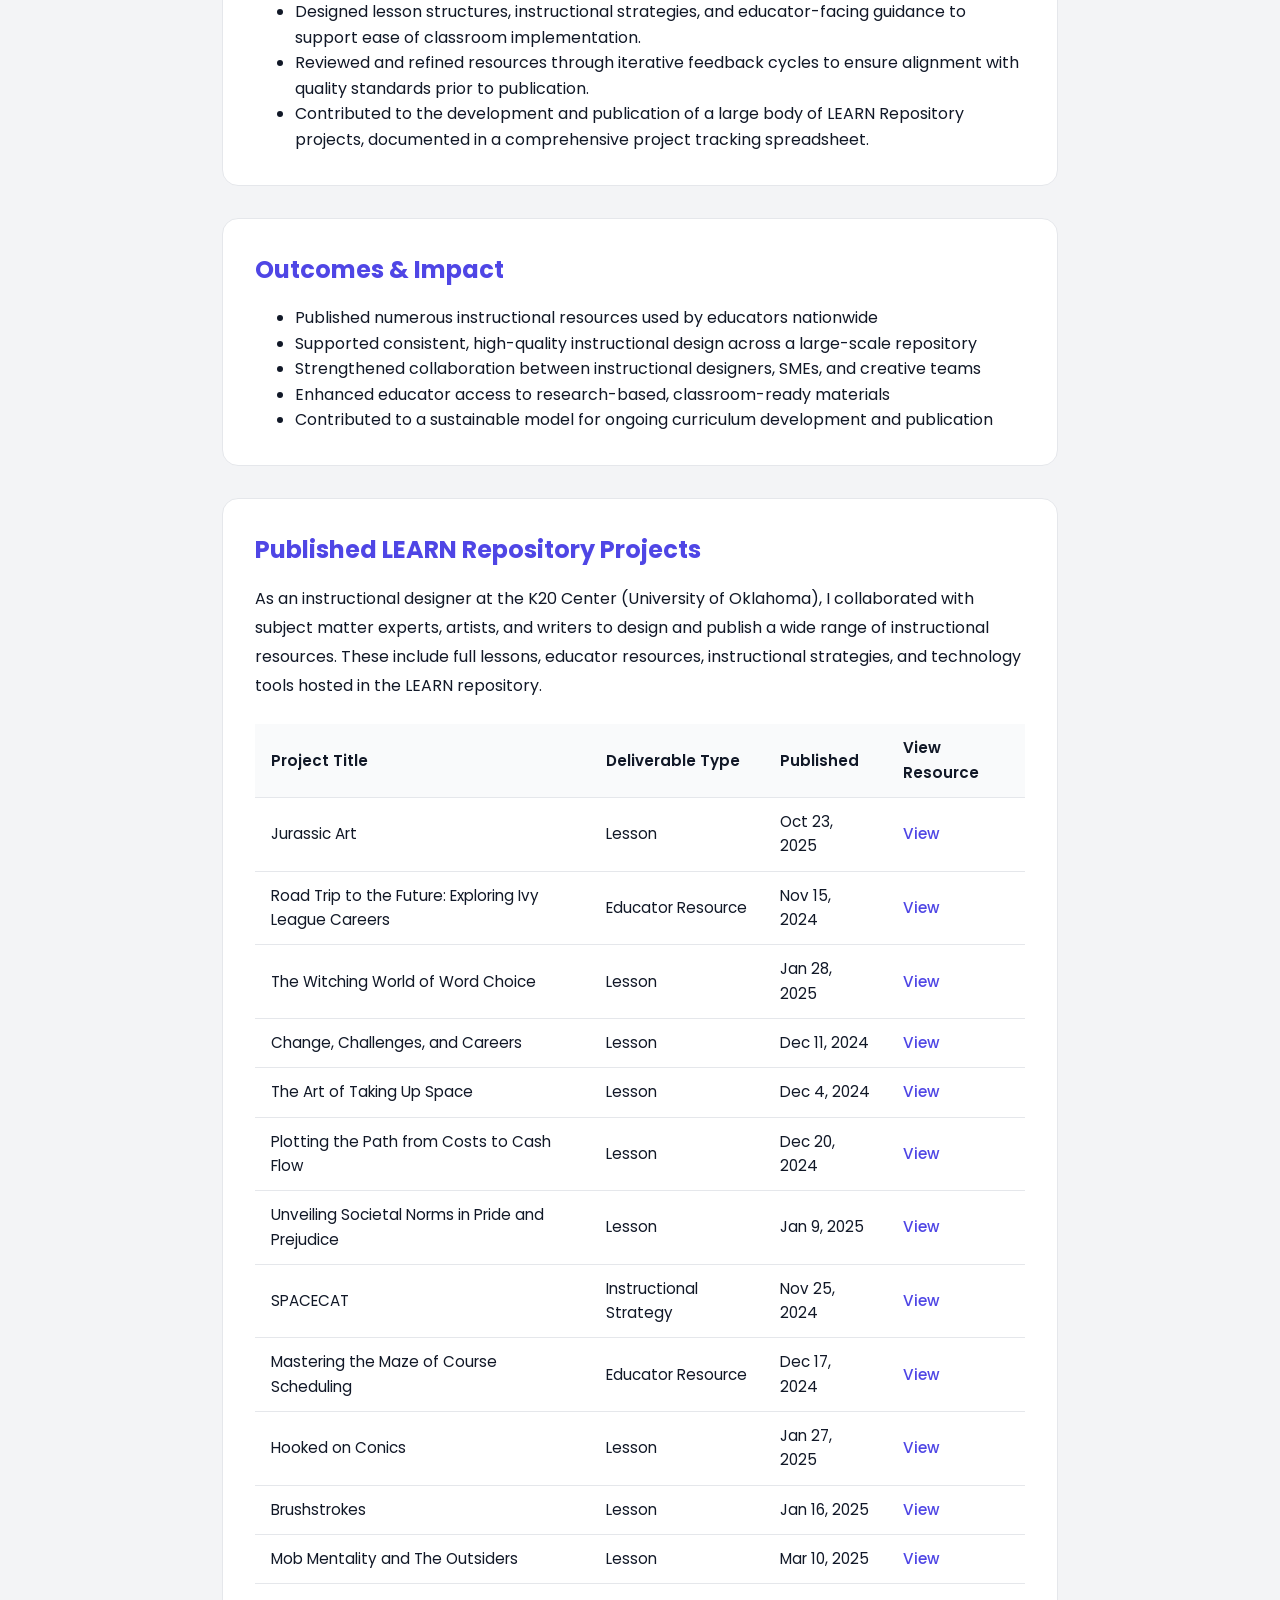
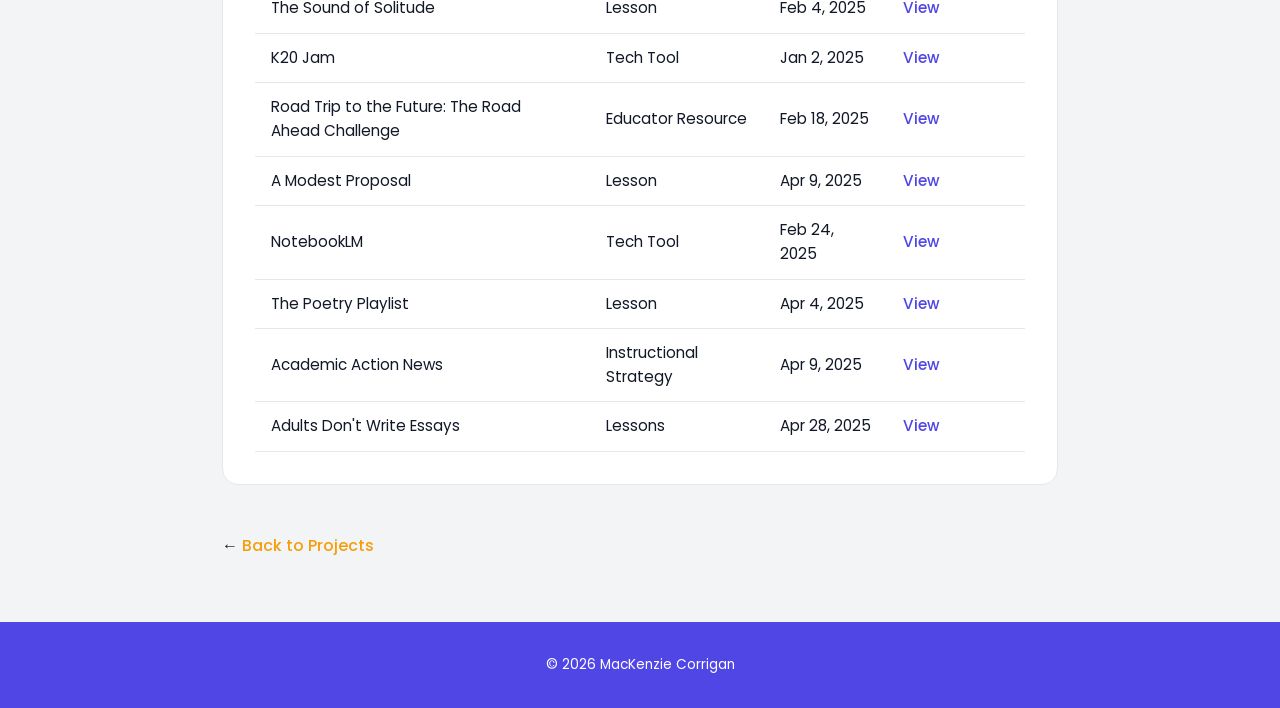
<file: learn.html>
<!DOCTYPE html>
<html lang="en">
<head>
<meta charset="UTF-8" />
<meta name="viewport" content="width=device-width, initial-scale=1.0">

<title>LEARN Repository | MacKenzie Corrigan</title>

<link href="https://fonts.googleapis.com/css2?family=Poppins:wght@300;400;500;600;700&display=swap" rel="stylesheet">
<link rel="stylesheet" href="style.css" />
</head>
<body>

<header>
  <nav>
    <div class="nav-brand">
      <img 
        src="mclogo.png" 
        alt="MacKenzie Corrigan logo" 
        class="logo"
      >
      <strong>MacKenzie Corrigan</strong>
    </div>
    <ul>
      <li><a href="index.html">Home</a></li>
      <li><a href="about.html">About</a></li>
      <li><a href="projects.html">Projects</a></li>
      <li><a href="resume.html">Resume</a></li>
      <li><a href="contact.html">Contact</a></li>
    </ul>
  </nav>
</header>

<!-- Project Hero -->
<section class="project-hero">
  <h1>LEARN Repository</h1>
  <p>
    Designing high-quality, research-based instructional resources for educators
    through collaborative, large-scale curriculum development.
  </p>

  <div class="project-meta">
    <span><strong>Organization:</strong> K20 Center, University of Oklahoma</span>
    <span><strong>Role:</strong> Instructional Designer</span>
    <span><strong>Focus:</strong> Lesson design, instructional strategies, and educator resources</span>
  </div>
</section>

<!-- Project Content -->
<section class="project-content">

  <!-- Project Overview -->
  <div class="project-card-detail">
    <h2>Project Overview</h2>
    <p>
      The LEARN Repository is a public-facing digital collection of educator
      resources developed by the K20 Center at the University of Oklahoma. The
      repository includes hundreds of classroom-ready lessons, instructional
      strategies, technology tools, and professional learning resources designed
      to support engaging, research-based instruction across grade levels and
      content areas.
    </p>
<br>
    <p>
      As an instructional designer, I collaborated closely with subject matter
      experts (SMEs), curriculum writers, artists, and media specialists to design,
      develop, and publish resources that aligned with instructional best
      practices, state standards, and K20’s signature instructional framework.
      My work contributed to a large catalog of published projects used by
      educators nationwide.
    </p>
  </div>

  <!-- The Challenge -->
  <div class="project-card-detail">
    <h2>The Challenge</h2>
    <p>
      The scale and diversity of the LEARN Repository presented unique design
      challenges. Resources needed to be pedagogically sound, visually engaging,
      classroom-tested, and adaptable to a wide range of instructional contexts.
      Each project required coordination across multiple roles while maintaining
      consistency in instructional quality, structure, and usability.
    </p>
<br>
    <p>
      Additionally, lessons and tools needed to be easily discoverable and
      intuitive for educators, many of whom accessed resources independently
      without formal training or facilitation. Ensuring clarity, alignment, and
      practical classroom application was critical to the success of each
      published resource.
    </p>
  </div>

  <!-- Design & Approach -->
  <div class="project-card-detail">
    <h2>Design & Approach</h2>
    <ul style="padding-left: 40px;">
      <li>
        Collaborated with subject matter experts to translate content knowledge
        into engaging, learner-centered instructional materials.
      </li>
      <li>
        Applied research-based instructional strategies aligned with the K20
        instructional framework, including inquiry-based learning and student
        engagement strategies.
      </li>
      <li>
        Worked cross-functionally with writers, artists, and media specialists to
        ensure visual clarity, accessibility, and instructional coherence.
      </li>
      <li>
        Designed lesson structures, instructional strategies, and educator-facing
        guidance to support ease of classroom implementation.
      </li>
      <li>
        Reviewed and refined resources through iterative feedback cycles to ensure
        alignment with quality standards prior to publication.
      </li>
      <li>
        Contributed to the development and publication of a large body of LEARN
        Repository projects, documented in a comprehensive project tracking
        spreadsheet.
      </li>
    </ul>
  </div>

  <!-- Outcomes & Impact -->
  <div class="project-card-detail">
    <h2>Outcomes & Impact</h2>
    <ul style="padding-left: 40px;">
      <li>Published numerous instructional resources used by educators nationwide</li>
      <li>Supported consistent, high-quality instructional design across a large-scale repository</li>
      <li>Strengthened collaboration between instructional designers, SMEs, and creative teams</li>
      <li>Enhanced educator access to research-based, classroom-ready materials</li>
      <li>Contributed to a sustainable model for ongoing curriculum development and publication</li>
    </ul>
  </div>

<!-- Published LEARN Projects -->
<div class="project-card-detail">
  <h2>Published LEARN Repository Projects</h2>
  <p>
    As an instructional designer at the K20 Center (University of Oklahoma), I collaborated with
    subject matter experts, artists, and writers to design and publish a wide range of instructional
    resources. These include full lessons, educator resources, instructional strategies, and
    technology tools hosted in the LEARN repository.
  </p>

  <div class="table-wrapper">
    <table class="project-table">
      <thead>
        <tr>
          <th>Project Title</th>
          <th>Deliverable Type</th>
          <th>Published</th>
          <th>View Resource</th>
        </tr>
      </thead>
      <tbody>

        <tr>
          <td>Jurassic Art</td>
          <td>Lesson</td>
          <td>Oct 23, 2025</td>
          <td>
            <a href="https://learn.k20center.ou.edu/lesson/4110" target="_blank" rel="noopener">
              View
            </a>
          </td>
        </tr>

        <tr>
          <td>Road Trip to the Future: Exploring Ivy League Careers</td>
          <td>Educator Resource</td>
          <td>Nov 15, 2024</td>
          <td>
            <a href="https://learn.k20center.ou.edu/educator-resource/4189" target="_blank" rel="noopener">
              View
            </a>
          </td>
        </tr>

        <tr>
          <td>The Witching World of Word Choice</td>
          <td>Lesson</td>
          <td>Jan 28, 2025</td>
          <td>
            <a href="https://learn.k20center.ou.edu/lesson/3858" target="_blank" rel="noopener">
              View
            </a>
          </td>
        </tr>

        <tr>
          <td>Change, Challenges, and Careers</td>
          <td>Lesson</td>
          <td>Dec 11, 2024</td>
          <td>
            <a href="https://learn.k20center.ou.edu/lesson/4338" target="_blank" rel="noopener">
              View
            </a>
          </td>
        </tr>

        <tr>
          <td>The Art of Taking Up Space</td>
          <td>Lesson</td>
          <td>Dec 4, 2024</td>
          <td>
            <a href="https://learn.k20center.ou.edu/lesson/4127" target="_blank" rel="noopener">
              View
            </a>
          </td>
        </tr>

        <tr>
          <td>Plotting the Path from Costs to Cash Flow</td>
          <td>Lesson</td>
          <td>Dec 20, 2024</td>
          <td>
            <a href="https://learn.k20center.ou.edu/lesson/4412" target="_blank" rel="noopener">
              View
            </a>
          </td>
        </tr>

        <tr>
          <td>Unveiling Societal Norms in Pride and Prejudice</td>
          <td>Lesson</td>
          <td>Jan 9, 2025</td>
          <td>
            <a href="https://learn.k20center.ou.edu/lesson/3800" target="_blank" rel="noopener">
              View
            </a>
          </td>
        </tr>

        <tr>
          <td>SPACECAT</td>
          <td>Instructional Strategy</td>
          <td>Nov 25, 2024</td>
          <td>
            <a href="https://learn.k20center.ou.edu/strategy/4264" target="_blank" rel="noopener">
              View
            </a>
          </td>
        </tr>

        <tr>
          <td>Mastering the Maze of Course Scheduling</td>
          <td>Educator Resource</td>
          <td>Dec 17, 2024</td>
          <td>
            <a href="https://learn.k20center.ou.edu/educator-resource/4419" target="_blank" rel="noopener">
              View
            </a>
          </td>
        </tr>

        <tr>
          <td>Hooked on Conics</td>
          <td>Lesson</td>
          <td>Jan 27, 2025</td>
          <td>
            <a href="https://learn.k20center.ou.edu/lesson/4420" target="_blank" rel="noopener">
              View
            </a>
          </td>
        </tr>

        <tr>
          <td>Brushstrokes</td>
          <td>Lesson</td>
          <td>Jan 16, 2025</td>
          <td>
            <a href="https://learn.k20center.ou.edu/lesson/301" target="_blank" rel="noopener">
              View
            </a>
          </td>
        </tr>

        <tr>
          <td>Mob Mentality and The Outsiders</td>
          <td>Lesson</td>
          <td>Mar 10, 2025</td>
          <td>
            <a href="https://learn.k20center.ou.edu/lesson/378" target="_blank" rel="noopener">
              View
            </a>
          </td>
        </tr>

        <tr>
          <td>The Sound of Solitude</td>
          <td>Lesson</td>
          <td>Feb 4, 2025</td>
          <td>
            <a href="https://learn.k20center.ou.edu/lesson/4476" target="_blank" rel="noopener">
              View
            </a>
          </td>
        </tr>

        <tr>
          <td>K20 Jam</td>
          <td>Tech Tool</td>
          <td>Jan 2, 2025</td>
          <td>
            <a href="https://learn.k20center.ou.edu/tech-tool/4457" target="_blank" rel="noopener">
              View
            </a>
          </td>
        </tr>

        <tr>
          <td>Road Trip to the Future: The Road Ahead Challenge</td>
          <td>Educator Resource</td>
          <td>Feb 18, 2025</td>
          <td>
            <a href="https://learn.k20center.ou.edu/educator-resource/4558?rev=37788" target="_blank" rel="noopener">
              View
            </a>
          </td>
        </tr>

        <tr>
          <td>A Modest Proposal</td>
          <td>Lesson</td>
          <td>Apr 9, 2025</td>
          <td>
            <a href="https://learn.k20center.ou.edu/lesson/4660" target="_blank" rel="noopener">
              View
            </a>
          </td>
        </tr>

        <tr>
          <td>NotebookLM</td>
          <td>Tech Tool</td>
          <td>Feb 24, 2025</td>
          <td>
            <a href="https://learn.k20center.ou.edu/tech-tool/4584" target="_blank" rel="noopener">
              View
            </a>
          </td>
        </tr>

        <tr>
          <td>The Poetry Playlist</td>
          <td>Lesson</td>
          <td>Apr 4, 2025</td>
          <td>
            <a href="https://learn.k20center.ou.edu/lesson/4656" target="_blank" rel="noopener">
              View
            </a>
          </td>
        </tr>

        <tr>
          <td>Academic Action News</td>
          <td>Instructional Strategy</td>
          <td>Apr 9, 2025</td>
          <td>
            <a href="https://learn.k20center.ou.edu/strategy/4663" target="_blank" rel="noopener">
              View
            </a>
          </td>
        </tr>

        <tr>
          <td>Adults Don't Write Essays</td>
          <td>Lessons</td>
          <td>Apr 28, 2025</td>
          <td>
            <a href="https://learn.k20center.ou.edu/lesson/3859" target="_blank" rel="noopener">
              View
            </a>
          </td>
        </tr>

        <!-- Continue rows as needed -->

      </tbody>
    </table>
  </div>
</div>


  <div class="back-link">
    ← <a href="projects.html">Back to Projects</a>
  </div>

</section>

<footer>
  © 2026 MacKenzie Corrigan
</footer>

</body>
</html>
</file>
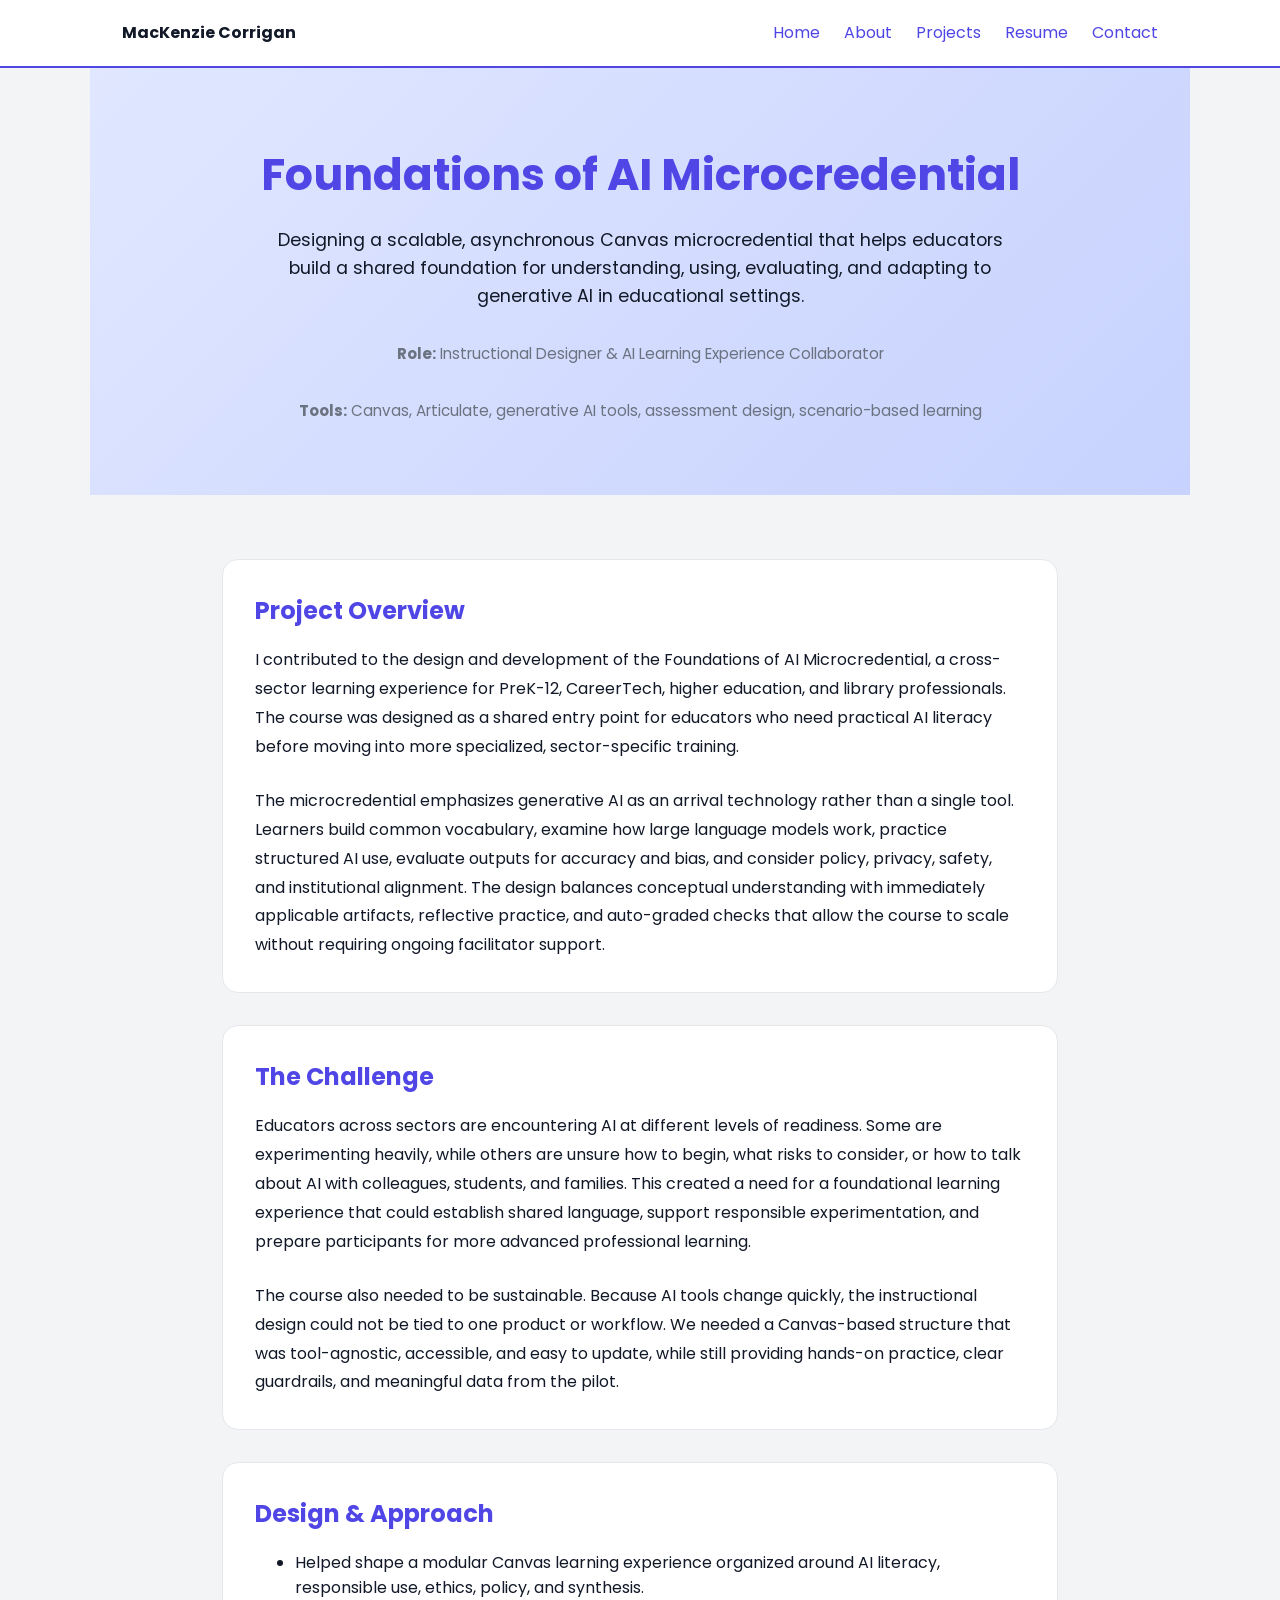
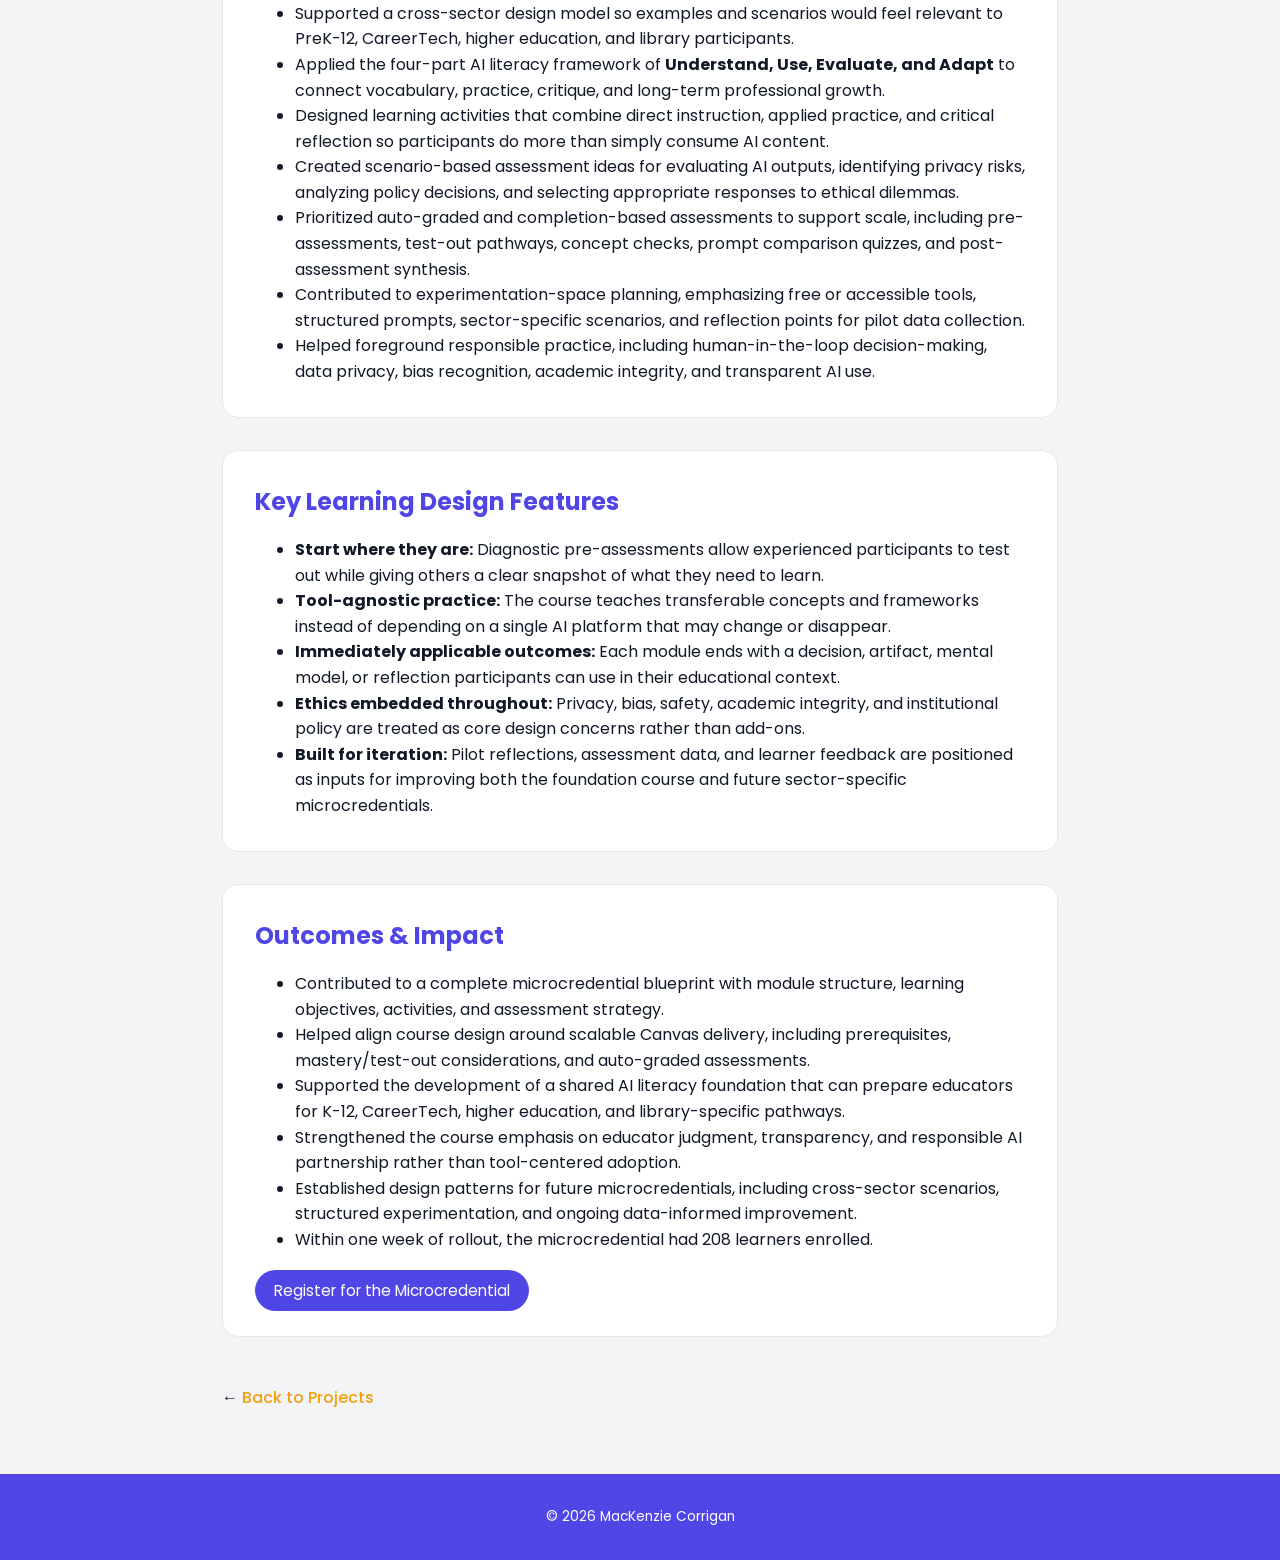
<file: microcred.html>
<!DOCTYPE html>
<html lang="en">
<head>
<meta charset="UTF-8" />
<meta name="viewport" content="width=device-width, initial-scale=1.0">
<title>Foundations of AI Microcredential | MacKenzie Corrigan</title>
<link href="https://fonts.googleapis.com/css2?family=Poppins:wght@300;400;500;600;700&display=swap" rel="stylesheet">
<link rel="stylesheet" href="style.css" />
</head>
<body>

<header>
  <nav>
    <strong>MacKenzie Corrigan</strong>
    <ul>
      <li><a href="index.html">Home</a></li>
      <li><a href="about.html">About</a></li>
      <li><a href="projects.html">Projects</a></li>
      <li><a href="resume.html">Resume</a></li>
      <li><a href="contact.html">Contact</a></li>
    </ul>
  </nav>
</header>

<!-- Project Hero -->
<section class="project-hero">
  <h1>Foundations of AI Microcredential</h1>
  <p>
    Designing a scalable, asynchronous Canvas microcredential that helps educators build a shared foundation
    for understanding, using, evaluating, and adapting to generative AI in educational settings.
  </p>
  <div class="project-meta">
    <span><strong>Role:</strong> Instructional Designer & AI Learning Experience Collaborator</span>
    <span><strong>Tools:</strong> Canvas, Articulate, generative AI tools, assessment design, scenario-based learning</span>
  </div>
</section>

<!-- Project Content -->
<section class="project-content">

  <!-- Overview -->
  <div class="project-card-detail">
    <h2>Project Overview</h2>
    <p>
      I contributed to the design and development of the Foundations of AI Microcredential, a cross-sector
      learning experience for PreK-12, CareerTech, higher education, and library professionals. The course was
      designed as a shared entry point for educators who need practical AI literacy before moving into more
      specialized, sector-specific training.
    </p>
    <br>
    <p>
      The microcredential emphasizes generative AI as an arrival technology rather than a single tool. Learners
      build common vocabulary, examine how large language models work, practice structured AI use, evaluate outputs
      for accuracy and bias, and consider policy, privacy, safety, and institutional alignment. The design balances
      conceptual understanding with immediately applicable artifacts, reflective practice, and auto-graded checks that
      allow the course to scale without requiring ongoing facilitator support.
    </p>
  </div>

  <!-- Challenge -->
  <div class="project-card-detail">
    <h2>The Challenge</h2>
    <p>
      Educators across sectors are encountering AI at different levels of readiness. Some are experimenting heavily,
      while others are unsure how to begin, what risks to consider, or how to talk about AI with colleagues, students,
      and families. This created a need for a foundational learning experience that could establish shared language,
      support responsible experimentation, and prepare participants for more advanced professional learning.
    </p>
    <br>
    <p>
      The course also needed to be sustainable. Because AI tools change quickly, the instructional design could not be
      tied to one product or workflow. We needed a Canvas-based structure that was tool-agnostic, accessible, and
      easy to update, while still providing hands-on practice, clear guardrails, and meaningful data from the pilot.
    </p>
  </div>

  <!-- Design & Approach -->
  <div class="project-card-detail">
    <h2>Design & Approach</h2>
    <ul style="padding-left: 40px;">
      <li>Helped shape a modular Canvas learning experience organized around AI literacy, responsible use, ethics, policy, and synthesis.</li>
      <li>Supported a cross-sector design model so examples and scenarios would feel relevant to PreK-12, CareerTech, higher education, and library participants.</li>
      <li>Applied the four-part AI literacy framework of <strong>Understand, Use, Evaluate, and Adapt</strong> to connect vocabulary, practice, critique, and long-term professional growth.</li>
      <li>Designed learning activities that combine direct instruction, applied practice, and critical reflection so participants do more than simply consume AI content.</li>
      <li>Created scenario-based assessment ideas for evaluating AI outputs, identifying privacy risks, analyzing policy decisions, and selecting appropriate responses to ethical dilemmas.</li>
      <li>Prioritized auto-graded and completion-based assessments to support scale, including pre-assessments, test-out pathways, concept checks, prompt comparison quizzes, and post-assessment synthesis.</li>
      <li>Contributed to experimentation-space planning, emphasizing free or accessible tools, structured prompts, sector-specific scenarios, and reflection points for pilot data collection.</li>
      <li>Helped foreground responsible practice, including human-in-the-loop decision-making, data privacy, bias recognition, academic integrity, and transparent AI use.</li>
    </ul>
  </div>

  <!-- Key Learning Design Features -->
  <div class="project-card-detail">
    <h2>Key Learning Design Features</h2>
    <ul style="padding-left: 40px;">
      <li><strong>Start where they are:</strong> Diagnostic pre-assessments allow experienced participants to test out while giving others a clear snapshot of what they need to learn.</li>
      <li><strong>Tool-agnostic practice:</strong> The course teaches transferable concepts and frameworks instead of depending on a single AI platform that may change or disappear.</li>
      <li><strong>Immediately applicable outcomes:</strong> Each module ends with a decision, artifact, mental model, or reflection participants can use in their educational context.</li>
      <li><strong>Ethics embedded throughout:</strong> Privacy, bias, safety, academic integrity, and institutional policy are treated as core design concerns rather than add-ons.</li>
      <li><strong>Built for iteration:</strong> Pilot reflections, assessment data, and learner feedback are positioned as inputs for improving both the foundation course and future sector-specific microcredentials.</li>
    </ul>
  </div>

  <!-- Outcomes & Impact -->
  <div class="project-card-detail">
    <h2>Outcomes & Impact</h2>
    <ul style="padding-left: 40px;">
      <li>Contributed to a complete microcredential blueprint with module structure, learning objectives, activities, and assessment strategy.</li>
      <li>Helped align course design around scalable Canvas delivery, including prerequisites, mastery/test-out considerations, and auto-graded assessments.</li>
      <li>Supported the development of a shared AI literacy foundation that can prepare educators for K-12, CareerTech, higher education, and library-specific pathways.</li>
      <li>Strengthened the course emphasis on educator judgment, transparency, and responsible AI partnership rather than tool-centered adoption.</li>
      <li>Established design patterns for future microcredentials, including cross-sector scenarios, structured experimentation, and ongoing data-informed improvement.</li>
<li>Within one week of rollout, the microcredential had 208 learners enrolled.</li>
    </ul>
<br>
<a class="btn primary" href="https://workforcece.rose.edu/rose/course/course.aspx?C=657&pc=10&mc=0&sc=0">Register for the Microcredential</a>
  </div>

  <div class="back-link">
    ← <a href="projects.html">Back to Projects</a>
  </div>

</section>

<footer>
  © 2026 MacKenzie Corrigan
</footer>
</body>
</html>
</file>
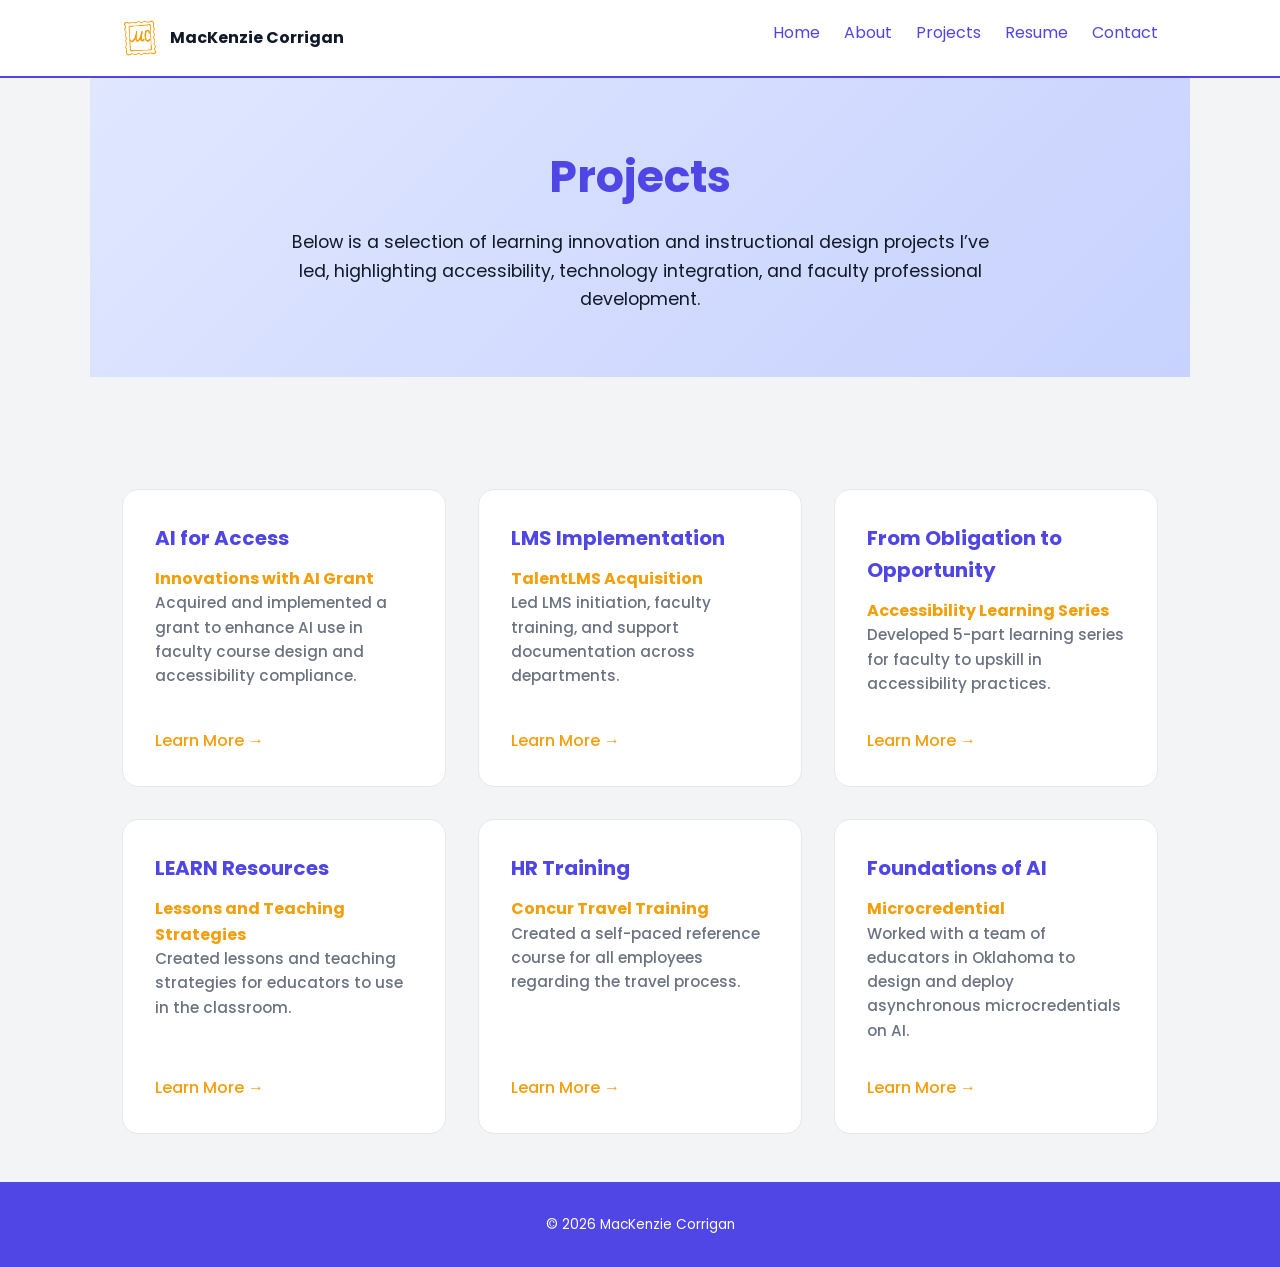
<file: projects.html>
<!DOCTYPE html>
<html lang="en">
<head>
<link href="https://fonts.googleapis.com/css2?family=Poppins:wght@300;400;500;600;700&display=swap" rel="stylesheet">
<meta charset="UTF-8">
<meta name="viewport" content="width=device-width, initial-scale=1.0">
<title>Projects | MacKenzie Corrigan</title>
<link href="https://fonts.googleapis.com/css2?family=Poppins:wght@300;400;500;600;700&display=swap" rel="stylesheet">
<link rel="stylesheet" href="style.css">
</head>
<body>

<header>
  <nav>
<div class="nav-brand">
      <img 
        src="mclogo.png" 
        alt="MacKenzie Corrigan logo" 
        class="logo"
      >
      <strong>MacKenzie Corrigan</strong>
    </div>
    <ul>
      <li><a href="index.html">Home</a></li>
      <li><a href="about.html">About</a></li>
      <li><a href="projects.html">Projects</a></li>
      <li><a href="resume.html">Resume</a></li>
      <li><a href="contact.html">Contact</a></li>
    </ul>
  </nav>
</header>

<section class="projects-hero">
  <h1>Projects</h1>
  <p>Below is a selection of learning innovation and instructional design projects I’ve led, highlighting accessibility, technology integration, and faculty professional development.</p>
</section>

<section id="projects" class="projects-section">
  <div class="projects">

    <a href="ai-for-access.html" class="project-link">
      <div class="project-card">
        <h3>AI for Access</h3>
	<h4>Innovations with AI Grant</h4>
        <p>Acquired and implemented a grant to enhance AI use in faculty course design and accessibility compliance.</p>
        <span class="learn-more">Learn More →</span>
      </div>
    </a>

    <a href="talentlms.html" class="project-link">
      <div class="project-card">
        <h3>LMS Implementation</h3>
	<h4>TalentLMS Acquisition</h4>
        <p>Led LMS initiation, faculty training, and support documentation across departments.</p>
        <span class="learn-more">Learn More →</span>
      </div>
    </a>

    <a href="foto.html" class="project-link">
      <div class="project-card">
        <h3>From Obligation to Opportunity</h3>
	<h4>Accessibility Learning Series</h4>
        <p>Developed 5-part learning series for faculty to upskill in accessibility practices.</p>
        <span class="learn-more">Learn More →</span>
      </div>
    </a>

    <a href="learn.html" class="project-link">
      <div class="project-card">
        <h3>LEARN Resources</h3>
	<h4>Lessons and Teaching Strategies</h4>
        <p>Created lessons and teaching strategies for educators to use in the classroom.</p>
        <span class="learn-more">Learn More →</span>
      </div>
    </a>

    <a href="concur.html" class="project-link">
      <div class="project-card">
        <h3>HR Training</h3>
	<h4>Concur Travel Training</h4>
        <p>Created a self-paced reference course for all employees regarding the travel process.</p>
        <span class="learn-more">Learn More →</span>
      </div>
    </a>

    <a href="microcred.html" class="project-link">
      <div class="project-card">
        <h3>Foundations of AI</h3>
	<h4>Microcredential</h4>
        <p>Worked with a team of educators in Oklahoma to design and deploy asynchronous microcredentials on AI.</p>
        <span class="learn-more">Learn More →</span>
      </div>
    </a>

  </div>
</section>

<footer>
  © 2026 MacKenzie Corrigan
</footer>

</body>
</html>
</file>
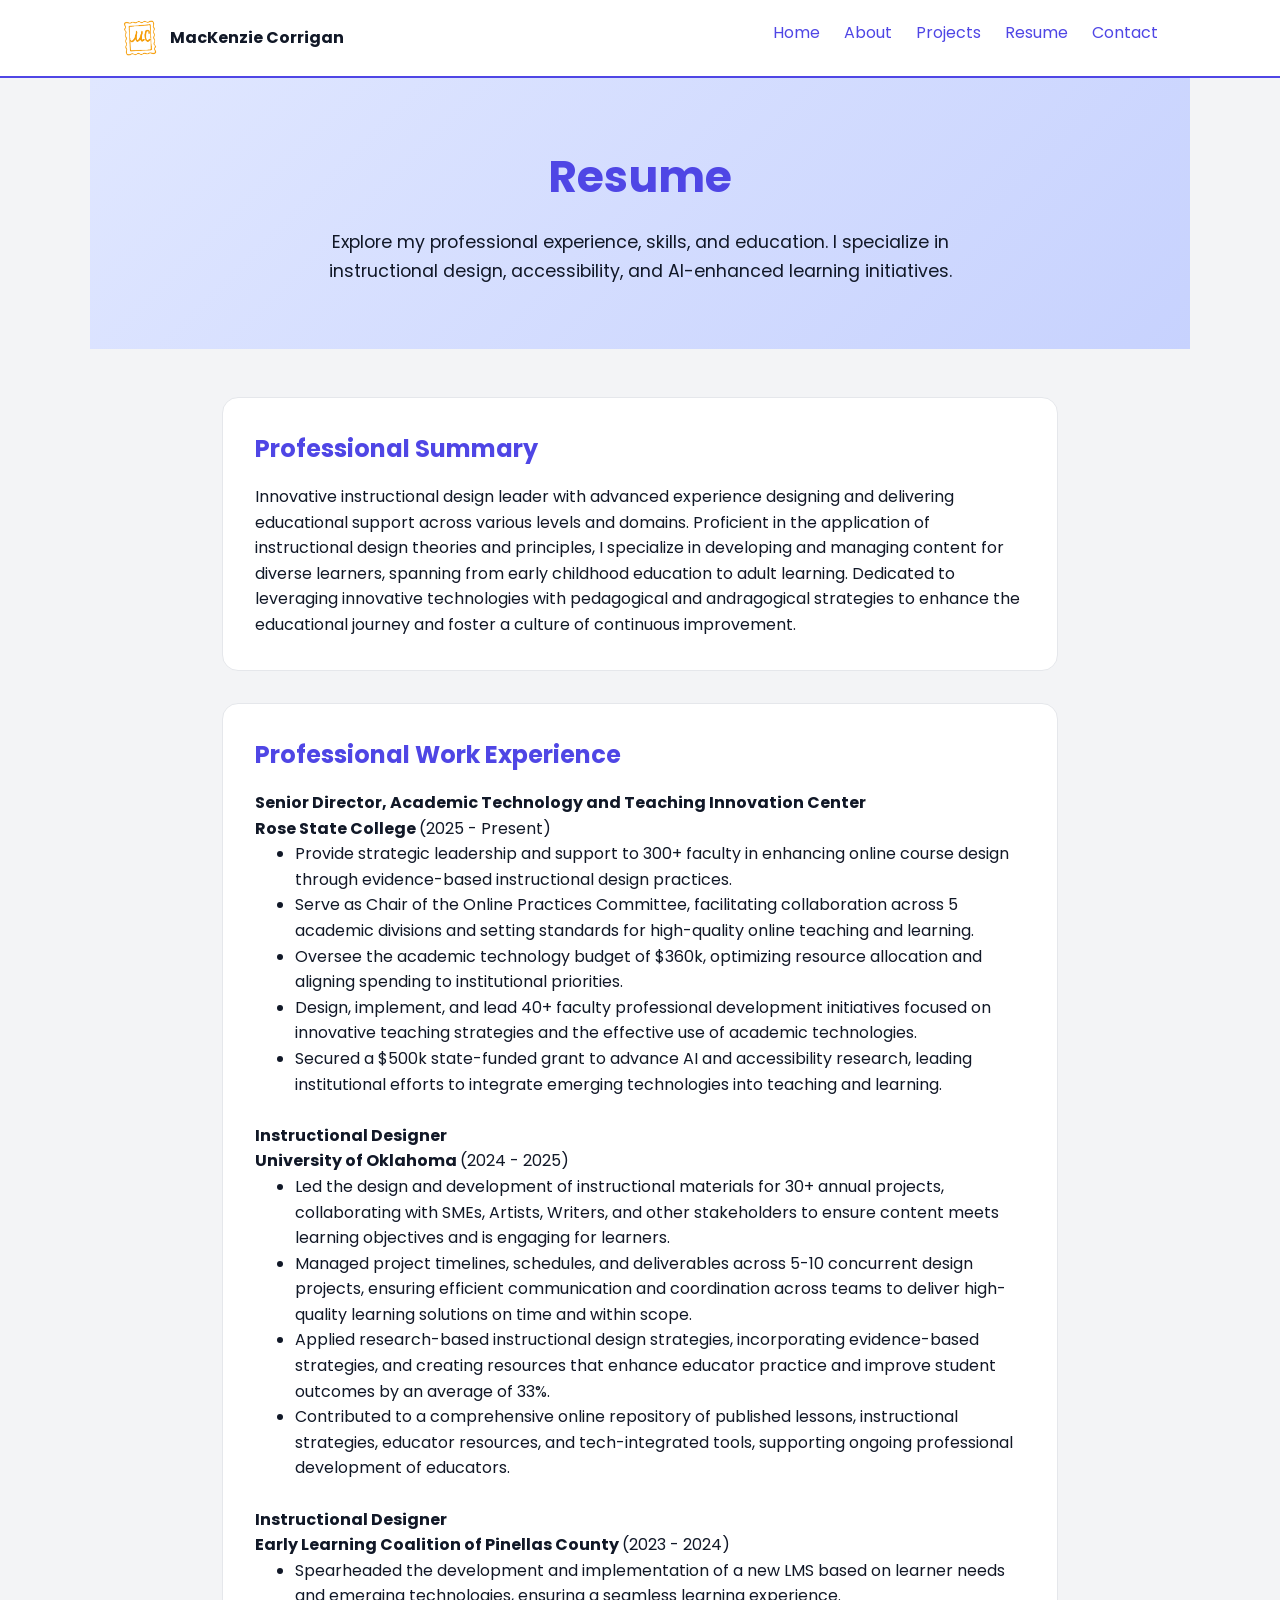
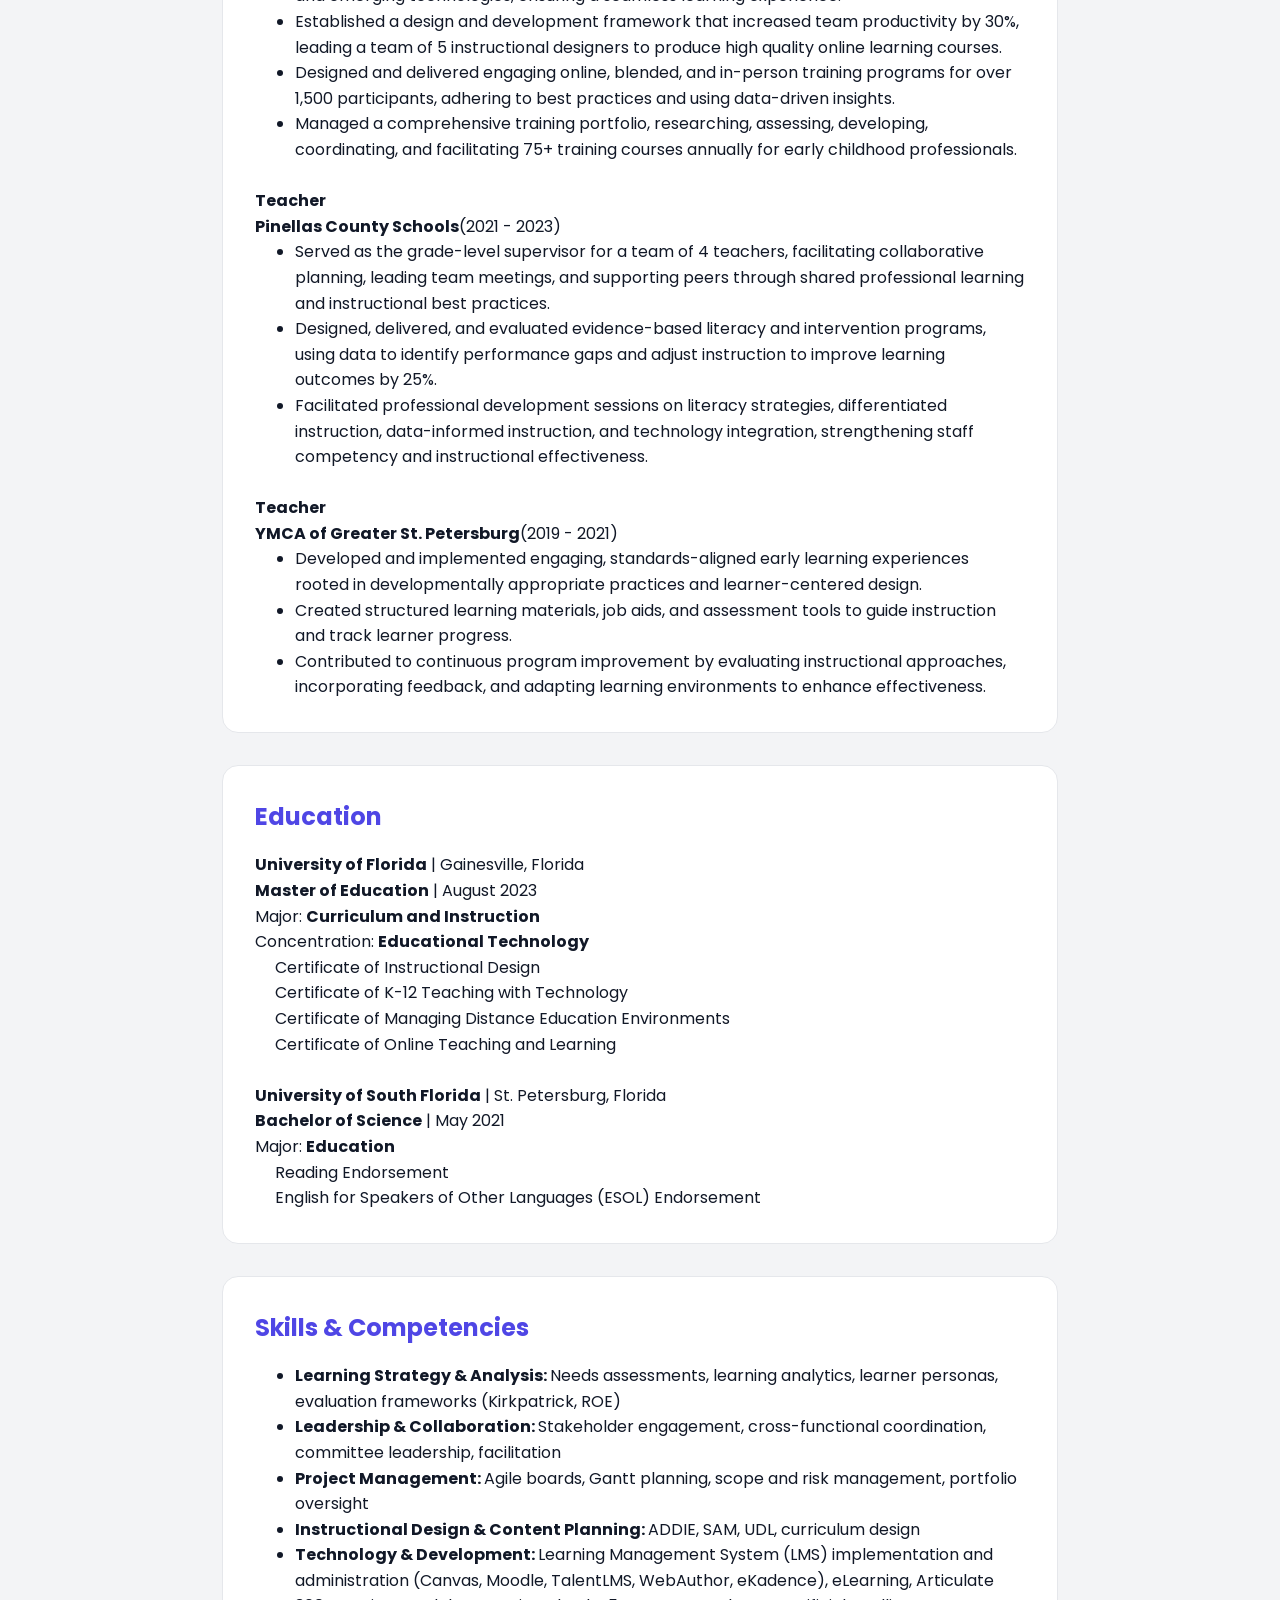
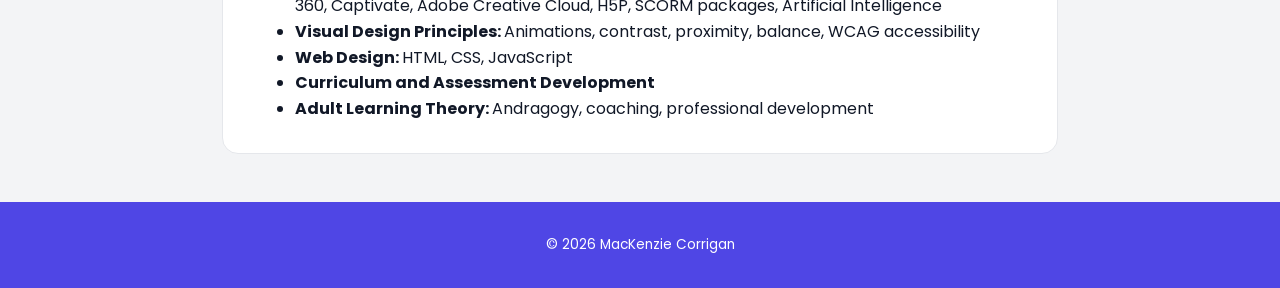
<file: resume.html>
<!DOCTYPE html>
<html lang="en">
<head>
<link href="https://fonts.googleapis.com/css2?family=Poppins:wght@300;400;500;600;700&display=swap" rel="stylesheet">
<meta charset="UTF-8">
<meta name="viewport" content="width=device-width, initial-scale=1.0">
<title>MacKenzie Corrigan | Resume</title>
<link href="https://fonts.googleapis.com/css2?family=Poppins:wght@300;400;500;600;700&display=swap" rel="stylesheet">
<link href="style.css" rel="stylesheet">
</head>
<body>

<header>
  <nav>
<div class="nav-brand">
      <img 
        src="mclogo.png" 
        alt="MacKenzie Corrigan logo" 
        class="logo"
      >
      <strong>MacKenzie Corrigan</strong>
    </div>
    <ul>
      <li><a href="index.html">Home</a></li>
      <li><a href="about.html">About</a></li>
      <li><a href="projects.html">Projects</a></li>
      <li><a href="resume.html">Resume</a></li>
      <li><a href="contact.html">Contact</a></li>
    </ul>
  </nav>
</header>

<section class="resume-hero">
  <h1>Resume</h1>
  <p>Explore my professional experience, skills, and education. I specialize in instructional design, accessibility, and AI-enhanced learning initiatives.</p>
</section>

<section id="resume" class="resume-section-container">

  <!-- Professional Summary -->
  <section class="resume-card">
    <h2>Professional Summary</h2>
    <p>Innovative instructional design leader with advanced experience designing and delivering educational support across various levels and domains. Proficient in the application of instructional design theories and principles, I specialize in developing and managing content for diverse learners, spanning from early childhood education to adult learning. Dedicated to leveraging innovative technologies with pedagogical and andragogical strategies to enhance the educational journey and foster a culture of continuous improvement.</p>
  </section>

  <!-- Work Experience -->
  <section class="resume-card">
    <h2>Professional Work Experience</h2>
    <div class="experience">
      <p><strong>Senior Director, Academic Technology and Teaching Innovation Center</strong></p>
      <p><strong>Rose State College </strong>(2025 - Present)</p>
<ul  style="padding-left: 40px;">
  <li>Provide strategic leadership and support to 300+ faculty in enhancing online course design through evidence-based instructional design practices.</li>
  <li>Serve as Chair of the Online Practices Committee, facilitating collaboration across 5 academic divisions and setting standards for high-quality online teaching and learning.</li>
  <li>Oversee the academic technology budget of $360k, optimizing resource allocation and aligning spending to institutional priorities.</li>
  <li>Design, implement, and lead 40+ faculty professional development initiatives focused on innovative teaching strategies and the effective use of academic technologies.</li>
  <li>Secured a $500k state-funded grant to advance AI and accessibility research, leading institutional efforts to integrate emerging technologies into teaching and learning.</li>
</ul>
<br>
      <p><strong>Instructional Designer</p>
      <p>University of Oklahoma </strong></strong>(2024 - 2025)</p>
<ul  style="padding-left: 40px;">
  <li>Led the design and development of instructional materials for 30+ annual projects, collaborating with SMEs, Artists, Writers, and other stakeholders to ensure content meets learning objectives and is engaging for learners.</li>
  <li>Managed project timelines, schedules, and deliverables across 5-10 concurrent design projects, ensuring efficient communication and coordination across teams to deliver high-quality learning solutions on time and within scope.</li>
  <li>Applied research-based instructional design strategies, incorporating evidence-based strategies, and creating resources that enhance educator practice and improve student outcomes by an average of 33%.</li>
  <li>Contributed to a comprehensive online repository of published lessons, instructional strategies, educator resources, and tech-integrated tools, supporting ongoing professional development of educators.</li>
</ul>
<br>
      <p><strong>Instructional Designer</strong></p>
      <p><strong>Early Learning Coalition of Pinellas County </strong>(2023 - 2024)</p>
<ul  style="padding-left: 40px;">
  <li>Spearheaded the development and implementation of a new LMS based on learner needs and emerging technologies, ensuring a seamless learning experience.</li>
  <li>Established a design and development framework that increased team productivity by 30%, leading a team of 5 instructional designers to produce high quality online learning courses.</li>
  <li>Designed and delivered engaging online, blended, and in-person training programs for over 1,500 participants, adhering to best practices and using data-driven insights.</li>
  <li>Managed a comprehensive training portfolio, researching, assessing, developing, coordinating, and facilitating 75+ training courses annually for early childhood professionals.</li>
</ul>
<br>
      <p><strong>Teacher</strong></p>
      <p><strong>Pinellas County Schools</strong>(2021 - 2023)</p>
<ul  style="padding-left: 40px;">
  <li>Served as the grade-level supervisor for a team of 4 teachers, facilitating collaborative planning, leading team meetings, and supporting peers through shared professional learning and instructional best practices.</li>
  <li>Designed, delivered, and evaluated evidence-based literacy and intervention programs, using data to identify performance gaps and adjust instruction to improve learning outcomes by 25%.</li>
  <li>Facilitated professional development sessions on literacy strategies, differentiated instruction, data-informed instruction, and technology integration, strengthening staff competency and instructional effectiveness.</li>
</ul>
<br>
      <p><strong>Teacher</strong></p>
      <p><strong>YMCA of Greater St. Petersburg</strong>(2019 - 2021)</p>
<ul  style="padding-left: 40px;">
  <li>Developed and implemented engaging, standards-aligned early learning experiences rooted in developmentally appropriate practices and learner-centered design.</li>
  <li>Created structured learning materials, job aids, and assessment tools to guide instruction and track learner progress.</li>
  <li>Contributed to continuous program improvement by evaluating instructional approaches, incorporating
feedback, and adapting learning environments to enhance effectiveness.</li>
</ul>

    </div>
  </section>

  <!-- Education -->
  <section class="resume-card">
    <h2>Education</h2>
    <p><strong>University of Florida</strong> | Gainesville, Florida</p>    
<p><strong>Master of Education</strong> | August 2023</p>
<p>Major: <strong>Curriculum and Instruction</strong></p>
<p>Concentration: <strong>Educational Technology</strong></p>
<p style="padding-left: 20px;">Certificate of Instructional Design</p>
<p style="padding-left: 20px;">Certificate of K-12 Teaching with Technology</p>
<p style="padding-left: 20px;">Certificate of Managing Distance Education Environments</p>
<p style="padding-left: 20px;">Certificate of Online Teaching and Learning</p>
<br>
<p><strong>University of South Florida</strong> | St. Petersburg, Florida</p>    
<p><strong>Bachelor of Science</strong> | May 2021</p>
<p>Major: <strong>Education</strong></p>
<p style="padding-left: 20px;">Reading Endorsement</p>
<p style="padding-left: 20px;">English for Speakers of Other Languages (ESOL) Endorsement</p>

  </section>

  <!-- Skills & Competencies -->
  <section class="resume-card">
    <h2>Skills & Competencies</h2>
    <ul style="padding-left: 40px;">
      <li><strong>Learning Strategy & Analysis: </strong>Needs assessments, learning analytics, learner personas, evaluation frameworks (Kirkpatrick, ROE)</li>
      <li><strong>Leadership & Collaboration: </strong>Stakeholder engagement, cross-functional coordination, committee leadership, facilitation</li>
      <li><strong>Project Management: </strong>Agile boards, Gantt planning, scope and risk management, portfolio oversight</li>
      <li><strong>Instructional Design & Content Planning: </strong>ADDIE, SAM, UDL, curriculum design</li>
      <li><strong>Technology & Development: </strong>Learning Management System (LMS) implementation and administration (Canvas, Moodle, TalentLMS, WebAuthor, eKadence), eLearning, Articulate 360, Captivate, Adobe Creative Cloud, H5P, SCORM packages, Artificial Intelligence</li>
      <li><strong>Visual Design Principles: </strong>Animations, contrast, proximity, balance, WCAG accessibility</li>
      <li><strong>Web Design: </strong>HTML, CSS, JavaScript</li>
      <li><strong>Curriculum and Assessment Development</strong></li>
      <li><strong>Adult Learning Theory: </strong>Andragogy, coaching, professional development</li>
    </ul>
  </section>

</section>

<footer>
  © 2026 MacKenzie Corrigan
</footer>
</body>
</html>
</file>
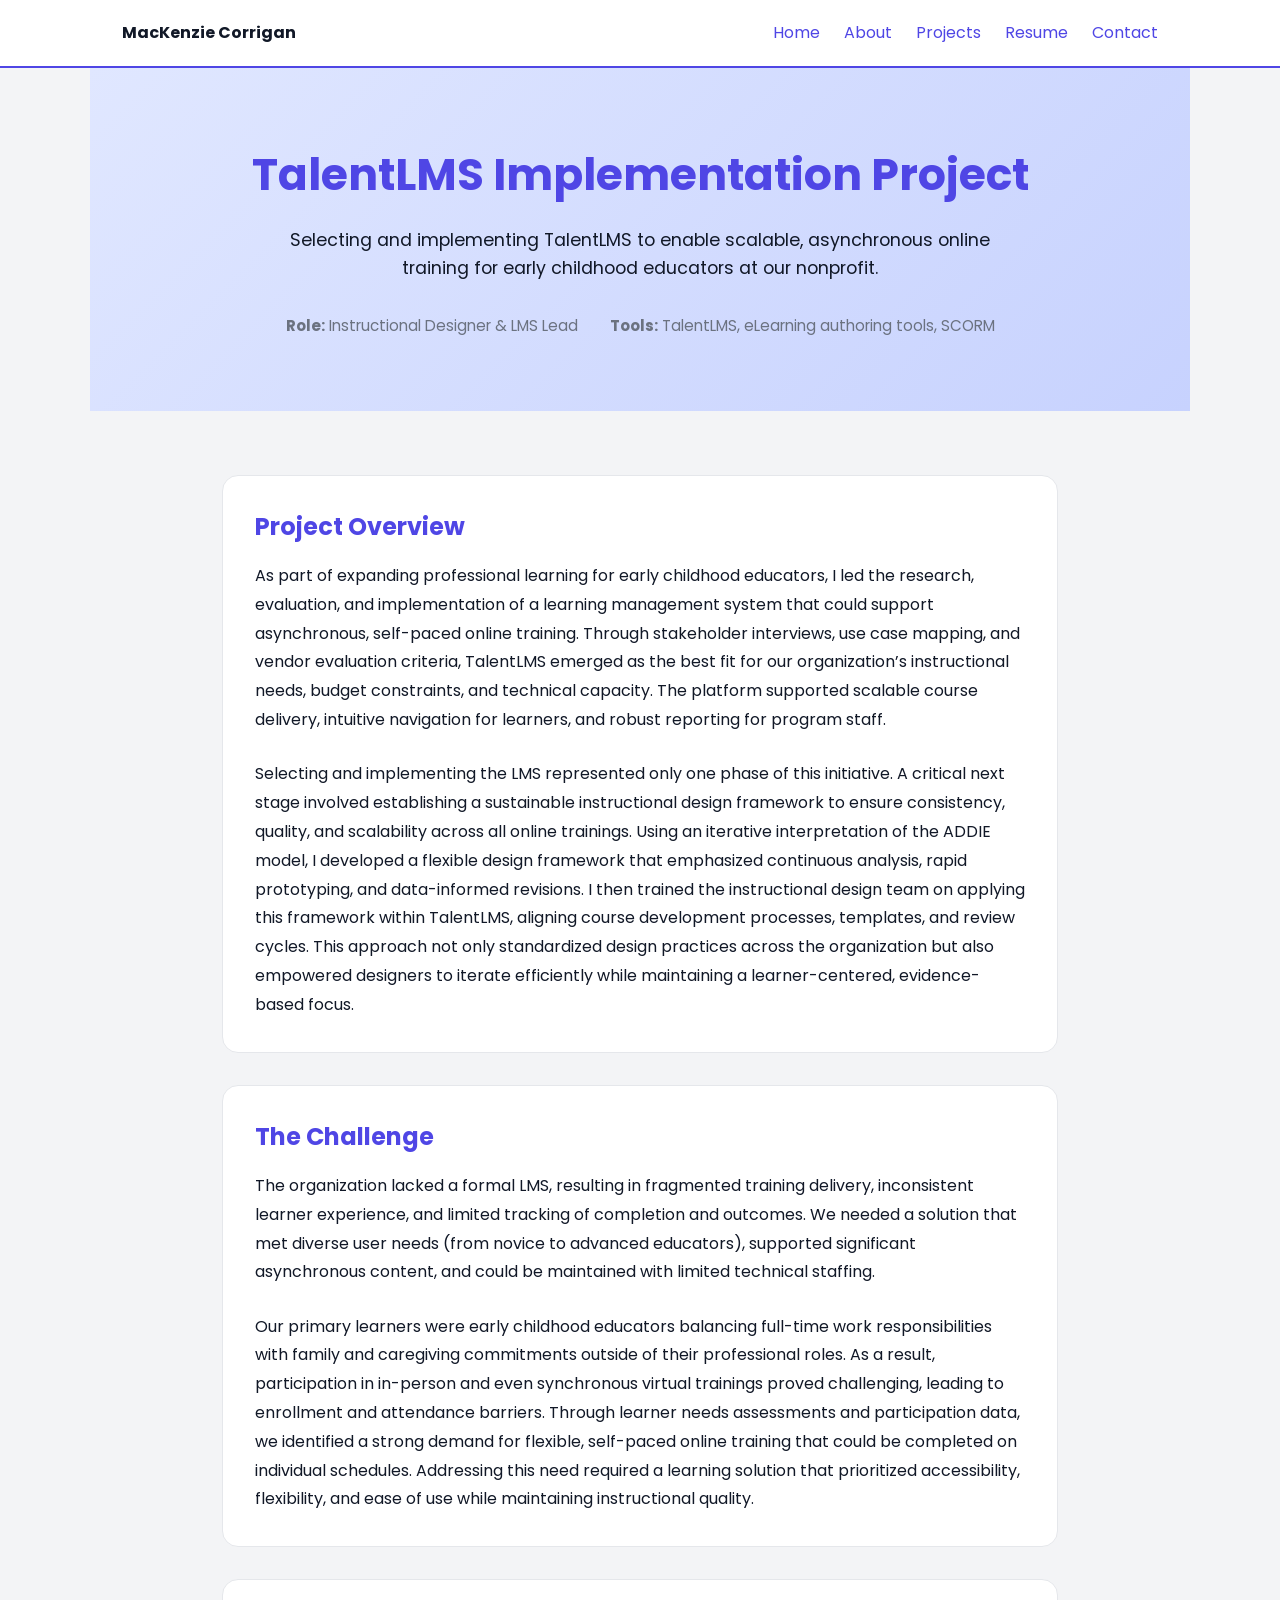
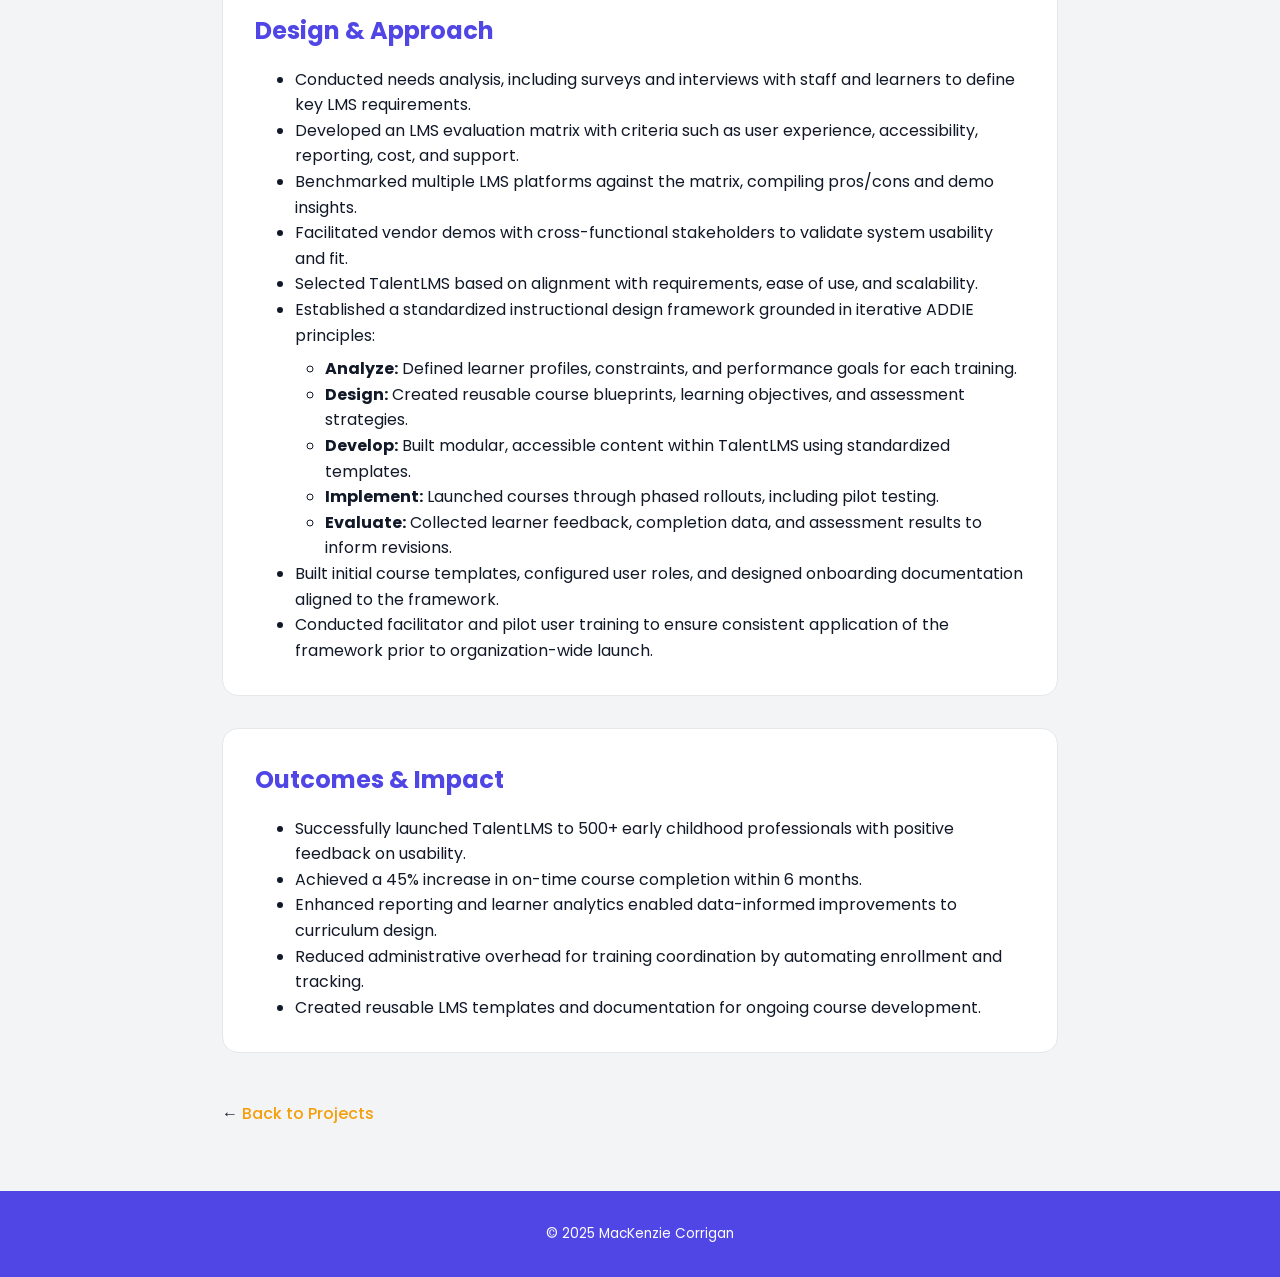
<file: talentlms.html>
<!DOCTYPE html>
<html lang="en">
<head>
<meta charset="UTF-8" />
<meta name="viewport" content="width=device-width, initial-scale=1.0">
<title>TalentLMS Implementation | MacKenzie Corrigan</title>
<link href="https://fonts.googleapis.com/css2?family=Poppins:wght@300;400;500;600;700&display=swap" rel="stylesheet">
<link rel="stylesheet" href="style.css" />
</head>
<body>

<header>
  <nav>
    <strong>MacKenzie Corrigan</strong>
    <ul>
      <li><a href="index.html">Home</a></li>
      <li><a href="about.html">About</a></li>
      <li><a href="projects.html">Projects</a></li>
      <li><a href="resume.html">Resume</a></li>
      <li><a href="contact.html">Contact</a></li>
    </ul>
  </nav>
</header>

<!-- Project Hero -->
<section class="project-hero">
  <h1>TalentLMS Implementation Project</h1>
  <p>
    Selecting and implementing TalentLMS to enable scalable, asynchronous online training
    for early childhood educators at our nonprofit.
  </p>
  <div class="project-meta">
    <span><strong>Role:</strong> Instructional Designer & LMS Lead</span>
    <span><strong>Tools:</strong> TalentLMS, eLearning authoring tools, SCORM</span>
  </div>
</section>

<!-- Project Content -->
<section class="project-content">

  <!-- Overview -->
  <div class="project-card-detail">
    <h2>Project Overview</h2>
    <p>
      As part of expanding professional learning for early childhood educators, I led the research,
      evaluation, and implementation of a learning management system that could support asynchronous,
      self-paced online training. Through stakeholder interviews, use case mapping, and vendor evaluation
      criteria, TalentLMS emerged as the best fit for our organization’s instructional needs,
      budget constraints, and technical capacity. The platform supported scalable course delivery,
      intuitive navigation for learners, and robust reporting for program staff.
    </p>
<br>
<p>
  Selecting and implementing the LMS represented only one phase of this initiative. A critical next stage involved establishing a sustainable instructional design framework to ensure consistency, quality, and scalability across all online trainings. Using an iterative interpretation of the ADDIE model, I developed a flexible design framework that emphasized continuous analysis, rapid prototyping, and data-informed revisions. I then trained the instructional design team on applying this framework within TalentLMS, aligning course development processes, templates, and review cycles. This approach not only standardized design practices across the organization but also empowered designers to iterate efficiently while maintaining a learner-centered, evidence-based focus.
</p>
  </div>

  <!-- Challenge -->
  <div class="project-card-detail">
    <h2>The Challenge</h2>
    <p>
      The organization lacked a formal LMS, resulting in fragmented training delivery,
      inconsistent learner experience, and limited tracking of completion and outcomes. We needed
      a solution that met diverse user needs (from novice to advanced educators), supported significant
      asynchronous content, and could be maintained with limited technical staffing.
    </p>
<br>
<p>
  Our primary learners were early childhood educators balancing full-time work responsibilities with
  family and caregiving commitments outside of their professional roles. As a result, participation
  in in-person and even synchronous virtual trainings proved challenging, leading to enrollment and
  attendance barriers. Through learner needs assessments and participation data, we identified a
  strong demand for flexible, self-paced online training that could be completed on individual
  schedules. Addressing this need required a learning solution that prioritized accessibility,
  flexibility, and ease of use while maintaining instructional quality.
</p>

  </div>

  <!-- Design & Approach -->
  <div class="project-card-detail">
    <h2>Design & Approach</h2>
<ul style="padding-left: 40px;">
  <li>Conducted needs analysis, including surveys and interviews with staff and learners to define key LMS requirements.</li>
  <li>Developed an LMS evaluation matrix with criteria such as user experience, accessibility, reporting, cost, and support.</li>
  <li>Benchmarked multiple LMS platforms against the matrix, compiling pros/cons and demo insights.</li>
  <li>Facilitated vendor demos with cross-functional stakeholders to validate system usability and fit.</li>
  <li>Selected TalentLMS based on alignment with requirements, ease of use, and scalability.</li>
  <li>
    Established a standardized instructional design framework grounded in iterative ADDIE principles:
    <ul style="padding-left: 30px; margin-top: 0.5rem;">
      <li><strong>Analyze:</strong> Defined learner profiles, constraints, and performance goals for each training.</li>
      <li><strong>Design:</strong> Created reusable course blueprints, learning objectives, and assessment strategies.</li>
      <li><strong>Develop:</strong> Built modular, accessible content within TalentLMS using standardized templates.</li>
      <li><strong>Implement:</strong> Launched courses through phased rollouts, including pilot testing.</li>
      <li><strong>Evaluate:</strong> Collected learner feedback, completion data, and assessment results to inform revisions.</li>
    </ul>
  </li>
  <li>Built initial course templates, configured user roles, and designed onboarding documentation aligned to the framework.</li>
  <li>Conducted facilitator and pilot user training to ensure consistent application of the framework prior to organization-wide launch.</li>
</ul>

  </div>

  <!-- Outcomes & Impact -->
  <div class="project-card-detail">
    <h2>Outcomes & Impact</h2>
    <ul style="padding-left: 40px;">
      <li>Successfully launched TalentLMS to 500+ early childhood professionals with positive feedback on usability.</li>
      <li>Achieved a 45% increase in on-time course completion within 6 months.</li>
      <li>Enhanced reporting and learner analytics enabled data-informed improvements to curriculum design.</li>
      <li>Reduced administrative overhead for training coordination by automating enrollment and tracking.</li>
      <li>Created reusable LMS templates and documentation for ongoing course development.</li>
    </ul>
  </div>

  <div class="back-link">
    ← <a href="projects.html">Back to Projects</a>
  </div>

</section>

<footer>
  © 2025 MacKenzie Corrigan
</footer>
</body>
</html>
</file>
<file: style.css>
:root {
  --bg:#ffffff;
  --text:#111827;
  --muted:#6b7280;
  --accent:#4f46e5;
  --border:#e5e7eb;
}
*{box-sizing:border-box;margin:0;padding:0}
body{font-family:Inter,Arial,sans-serif;background:var(--bg);color:var(--text);line-height:1.6}
a{color:var(--accent);text-decoration:none}
header{border-bottom:1px solid var(--border)}
nav{max-width:1100px;margin:auto;padding:1.25rem 2rem;display:flex;justify-content:space-between}
nav ul{display:flex;gap:1.5rem;list-style:none}
section{max-width:1100px;margin:auto;padding:4rem 2rem}
h1,h2{margin-bottom:1rem}
.card{border:1px solid var(--border);border-radius:1rem;padding:1.5rem}
footer{text-align:center;padding:2rem;color:var(--muted);font-size:.85rem}

.projects {
  display: grid;
  grid-template-columns: repeat(auto-fit, minmax(280px, 1fr));
  gap: 2rem;
  margin-top: 2rem;
}

.project-card {
  border: 1px solid var(--border);
  border-radius: 1rem;
  padding: 1.75rem;
  transition: transform 0.2s ease, box-shadow 0.2s ease;
  background: #fff;
}

.project-card:hover {
  transform: translateY(-4px);
  box-shadow: 0 8px 24px rgba(0, 0, 0, 0.05);
}

.project-card h3 {
  margin-bottom: 0.5rem;
  font-size: 1.1rem;
}

.project-card p {
  font-size: 0.95rem;
  color: var(--muted);
}

.project-link {
  text-decoration: none;
  color: inherit;
  display: block;
}

.projects {
  display: grid;
  grid-template-columns: repeat(auto-fit, minmax(280px, 1fr));
  gap: 2rem;
  margin-top: 2rem;
  align-items: stretch; /* key for equal heights */
}

.project-link {
  display: block;
  height: 100%;
}

.project-card {
  height: 100%;               /* forces equal height */
  display: flex;
  flex-direction: column;
  justify-content: space-between; /* balances content */
  border: 1px solid var(--border);
  border-radius: 1rem;
  padding: 1.75rem;
  background: #fff;
  transition: transform 0.2s ease, box-shadow 0.2s ease;
}

body {
  font-family: "Poppins", system-ui, -apple-system, BlinkMacSystemFont,
               "Segoe UI", "Helvetica Neue", Arial, sans-serif;
  background: var(--bg);
  color: var(--text);
  line-height: 1.6;
  -webkit-font-smoothing: antialiased;
  -moz-osx-font-smoothing: grayscale;
}

/* Apply Poppins font across all pages */
body {
  font-family: 'Poppins', sans-serif;
  background: var(--bg);
  color: var(--text);
  line-height: 1.6;
}

/* Resume-specific styling */
.resume-section {
  margin-bottom: 2rem;
}

.resume-section h3 {
  font-size: 1.3rem;
  margin-bottom: 0.5rem;
}

.resume-section p, .resume-section ul {
  color: var(--muted);
}

hr {
  border: none;
  border-top: 1px solid var(--border);
  margin: 2rem 0;
}

/* Hero */
.hero {
  background: #f9fafb;
  padding: 6rem 2rem;
  text-align: center;
}

.hero h1 {
  font-size: 2.75rem;
  font-weight: 700;
  margin-bottom: 1rem;
}

.hero p {
  font-size: 1.1rem;
  max-width: 700px;
  margin: auto;
  color: var(--muted);
}

.buttons {
  margin-top: 2rem;
  display: flex;
  justify-content: center;
  gap: 1rem;
}

.btn {
  padding: 0.6rem 1.2rem;
  border-radius: 999px;
  font-size: 0.95rem;
  border: 1px solid var(--border);
  transition: all 0.3s ease;
}

.btn.primary {
  background: var(--accent);
  color: white;
  border: none;
}

.btn:hover {
  opacity: 0.9;
}

/* Featured Projects */
.featured-projects {
  padding: 4rem 2rem;
  max-width: 1100px;
  margin: auto;
}

.featured-projects h2 {
  text-align: center;
  font-size: 2rem;
  margin-bottom: 2rem;
}

.projects {
  display: grid;
  grid-template-columns: repeat(auto-fit, minmax(280px, 1fr));
  gap: 2rem;
}

.project-card {
  background: white;
  border: 1px solid var(--border);
  border-radius: 1rem;
  padding: 2rem;
  display: flex;
  flex-direction: column;
  justify-content: space-between;
  transition: transform 0.3s ease, box-shadow 0.3s ease;
}

.project-card:hover {
  transform: translateY(-5px);
  box-shadow: 0 10px 20px rgba(0,0,0,0.08);
}

.project-card h3 {
  margin-bottom: 0.75rem;
  font-size: 1.25rem;
}

.project-card p {
  color: var(--muted);
  flex-grow: 1;
}

.project-link {
  margin-top: 1rem;
  font-weight: 500;
  color: var(--accent);
  text-decoration: none;
}

.project-link:hover {
  text-decoration: underline;
}

/* Home About */
.home-about {
  background: #f9fafb;
  padding: 4rem 2rem;
  text-align: center;
}

.home-about h2 {
  font-size: 2rem;
  margin-bottom: 1rem;
}

.home-about p {
  max-width: 700px;
  margin: auto;
  color: var(--muted);
  margin-bottom: 1.5rem;
}

:root {
  --bg: #F3F4F6;
  --text: #111827;
  --muted: #6B7280;
  --accent: #4F46E5;
  --accent-secondary: #F59E0B;
  --card-bg: #ffffff;
  --border: #E5E7EB;
  --btn-hover: #6366F1;
}

/* Body & typography */
body {
  font-family: 'Poppins', sans-serif;
  background: var(--bg);
  color: var(--text);
  line-height: 1.6;
}

/* Header */
header {
  background: var(--card-bg);
  border-bottom: 2px solid var(--accent);
}

nav ul li a {
  color: var(--accent);
}

nav ul li a:hover {
  color: var(--accent-secondary);
}

/* Buttons */
.btn.primary {
  background: var(--accent);
  color: white;
}

.btn.primary:hover {
  background: var(--btn-hover);
}

.btn.secondary {
  background: var(--accent-secondary);
  color: white;
}

.btn.secondary:hover {
  background: #D97706; /* darker amber for hover */
}

/* Hero Section */
.hero {
  background: linear-gradient(135deg, #E0E7FF 0%, #C7D2FE 100%);
  padding: 6rem 2rem;
  text-align: center;
}

.hero h1 {
  color: var(--accent);
}

.hero p {
  color: var(--text);
}

/* Featured Projects */
.project-card {
  background: var(--card-bg);
  border: 1px solid var(--border);
  border-radius: 1rem;
  padding: 2rem;
  transition: transform 0.3s ease, box-shadow 0.3s ease;
}

.project-card:hover {
  transform: translateY(-5px);
  box-shadow: 0 15px 25px rgba(79, 70, 229, 0.2); /* colored shadow */
}

.project-link {
  color: var(--accent-secondary);
}

.project-link:hover {
  color: var(--accent);
}

/* About Section */
.home-about {
  background: linear-gradient(to right, #EEF2FF, #F3F4F6);
}

/* Footer */
footer {
  background: var(--accent);
  color: white;
  padding: 2rem;
}

/* About Hero */
.about-hero {
  background: linear-gradient(135deg, #E0E7FF 0%, #C7D2FE 100%);
  padding: 6rem 2rem;
  text-align: center;
  color: var(--text);
}

.about-hero h1 {
  font-size: 2.75rem;
  font-weight: 700;
  color: var(--accent);
  margin-bottom: 1rem;
}

.about-hero p {
  max-width: 700px;
  margin: auto;
  font-size: 1.1rem;
  color: var(--text);
}

/* Story Section */
.about-story {
  padding: 4rem 2rem;
  max-width: 900px;
  margin: auto;
  text-align: justify;
}

.about-story h2 {
  font-size: 2rem;
  color: var(--accent);
  margin-bottom: 1rem;
}

.about-story p {
  color: var(--muted);
  font-size: 1rem;
  line-height: 1.8;
}

/* Skills Grid */
.about-skills {
  background: #F9FAFB;
  padding: 4rem 2rem;
}

.skills-grid {
  display: grid;
  grid-template-columns: repeat(auto-fit, minmax(240px, 1fr));
  gap: 1.5rem;
  margin-top: 2rem;
}

.skill-card {
  background: var(--card-bg);
  border: 1px solid var(--border);
  border-radius: 1rem;
  padding: 1.5rem;
  font-weight: 500;
  color: var(--accent);
  text-align: center;
  transition: transform 0.3s ease, box-shadow 0.3s ease;
}

.skill-card:hover {
  transform: translateY(-5px);
  box-shadow: 0 10px 20px rgba(79, 70, 229, 0.15);
}

/* Values Grid */
.about-values {
  padding: 4rem 2rem;
}

.values-grid {
  display: grid;
  grid-template-columns: repeat(auto-fit, minmax(280px, 1fr));
  gap: 2rem;
  margin-top: 2rem;
}

.value-card {
  background: var(--card-bg);
  border: 1px solid var(--border);
  border-radius: 1rem;
  padding: 2rem;
  text-align: center;
  transition: transform 0.3s ease, box-shadow 0.3s ease;
}

.value-card h3 {
  color: var(--accent-secondary);
  margin-bottom: 1rem;
}

.value-card p {
  color: var(--muted);
}

.value-card:hover {
  transform: translateY(-5px);
  box-shadow: 0 12px 24px rgba(245, 158, 11, 0.2);
}

/* Projects Hero Section */
.projects-hero {
  background: linear-gradient(135deg, #E0E7FF 0%, #C7D2FE 100%);
  padding: 4rem 2rem;
  text-align: center;
  color: var(--text);
}

.projects-hero h1 {
  font-size: 2.75rem;
  font-weight: 700;
  color: var(--accent);
  margin-bottom: 1rem;
}

.projects-hero p {
  font-size: 1.1rem;
  max-width: 700px;
  margin: auto;
  color: var(--text);
}

/* Projects Section */
.projects-section {
  padding: 4rem 2rem;
  max-width: 1100px;
  margin: auto;
}

.projects {
  display: grid;
  grid-template-columns: repeat(auto-fit, minmax(300px, 1fr));
  gap: 2rem;
}

.project-link {
  text-decoration: none;
}

.project-card {
  background: var(--card-bg);
  border: 1px solid var(--border);
  border-radius: 1rem;
  padding: 2rem;
  display: flex;
  flex-direction: column;
  justify-content: space-between;
  height: 100%; /* Ensure equal height */
  transition: transform 0.3s ease, box-shadow 0.3s ease;
}

.project-card:hover {
  transform: translateY(-5px);
  box-shadow: 0 12px 24px rgba(79, 70, 229, 0.15);
}

.project-card h3 {
  color: var(--accent);
  margin-bottom: 0.75rem;
}

.project-card p {
  color: var(--muted);
  flex-grow: 1;
}

.learn-more {
  margin-top: 1rem;
  font-weight: 500;
  color: var(--accent-secondary);
  transition: color 0.3s ease;
}

.learn-more:hover {
  color: var(--accent);
}

/* Buttons */
.btn {
  padding: 0.6rem 1.2rem;
  border-radius: 999px;
  font-size: 0.95rem;
  border: 1px solid var(--border);
  transition: all 0.3s ease;
}

.btn.primary {
  background: var(--accent);
  color: white;
  border: none;
}

.btn.primary:hover {
  box-shadow: 0 0 15px var(--accent);
  transform: translateY(-2px);
  opacity: 0.9;
}

/* Make secondary button glow on hover as well */
.btn.secondary {
  background: var(--card-bg);
  color: var(--accent);
  border: 1px solid var(--accent);
}

.btn.secondary:hover {
  box-shadow: 0 0 15px var(--accent);
  transform: translateY(-2px);
  color: white;
  background: var(--accent);
}

/* Resume Hero */
.resume-hero {
  background: linear-gradient(135deg, #E0E7FF 0%, #C7D2FE 100%);
  text-align: center;
  padding: 4rem 2rem;
}

.resume-hero h1 {
  font-size: 2.75rem;
  font-weight: 700;
  color: var(--accent);
  margin-bottom: 1rem;
}

.resume-hero p {
  font-size: 1.1rem;
  color: var(--text);
  max-width: 700px;
  margin: auto;
}

/* Resume Section Container */
.resume-section-container {
  max-width: 900px; /* fixed width for all cards */
  margin: 3rem auto;
  display: flex;
  flex-direction: column;
  gap: 2rem;
  padding: 0 2rem;
  align-items: center; /* center cards horizontally */
}

/* Resume Cards */
.resume-card {
  width: 100%; /* all cards fill the container width */
  max-width: 900px; /* ensures all cards are equal max width */
  background: var(--card-bg);
  border: 1px solid var(--border);
  border-radius: 1rem;
  padding: 2rem;
  transition: transform 0.3s ease, box-shadow 0.3s ease;
}

.resume-card:hover {
  transform: translateY(-3px);
  box-shadow: 0 10px 20px rgba(79, 70, 229, 0.1);
}

.resume-card h2 {
  color: var(--accent);
  margin-bottom: 1rem; /* optional, keeps spacing consistent */
}


ul {
  padding-left: 10px;
}

/* Contact Hero */
.contact-hero {
  background: linear-gradient(135deg, #E0E7FF 0%, #C7D2FE 100%);
  text-align: center;
  padding: 4rem 2rem;
}

.contact-hero h1 {
  font-size: 2.75rem;
  font-weight: 700;
  color: var(--accent);
  margin-bottom: 1rem;
}

.contact-hero p {
  max-width: 700px;
  margin: auto;
  font-size: 1.1rem;
  color: var(--text);
}

/* Contact Layout */
.contact-container {
  max-width: 1000px;
  margin: 4rem auto;
  padding: 0 2rem;
  display: grid;
  grid-template-columns: 1fr 1fr;
  gap: 3rem;
}

@media (max-width: 768px) {
  .contact-container {
    grid-template-columns: 1fr;
  }
}

/* Contact Info */
.contact-info h2 {
  color: var(--accent);
  margin-bottom: 1rem;
}

.contact-info p {
  color: var(--muted);
  line-height: 1.8;
}

.contact-email a {
  color: var(--accent-secondary);
  font-weight: 500;
  text-decoration: none;
}

.contact-email a:hover {
  color: var(--accent);
}

/* Contact Form Card */
.contact-form-card {
  background: var(--card-bg);
  border: 1px solid var(--border);
  border-radius: 1rem;
  padding: 2rem;
  box-shadow: 0 10px 20px rgba(79, 70, 229, 0.08);
}

.contact-form-card h2 {
  color: var(--accent);
  margin-bottom: 1.5rem;
}

/* Form Fields */
.contact-form-card label {
  display: block;
  margin-bottom: 0.5rem;
  font-weight: 500;
}

.contact-form-card input,
.contact-form-card textarea {
  width: 100%;
  padding: 0.75rem 1rem;
  margin-bottom: 1.25rem;
  border-radius: 0.75rem;
  border: 1px solid var(--border);
  font-family: 'Poppins', sans-serif;
}

.contact-form-card input:focus,
.contact-form-card textarea:focus {
  outline: none;
  border-color: var(--accent);
  box-shadow: 0 0 0 2px rgba(79, 70, 229, 0.2);
}
.nav-brand {
  display: flex;
  align-items: center;
  gap: 0.75rem;
}

.logo {
  height: 36px;
  width: auto;
}
/* Project Hero */
.project-hero {
  background: linear-gradient(135deg, #E0E7FF 0%, #C7D2FE 100%);
  padding: 4.5rem 2rem;
  text-align: center;
}

.project-hero h1 {
  font-size: 2.75rem;
  color: var(--accent);
  margin-bottom: 1rem;
}

.project-hero p {
  max-width: 750px;
  margin: auto;
  font-size: 1.1rem;
  color: var(--text);
}

.project-meta {
  margin-top: 2rem;
  display: flex;
  justify-content: center;
  gap: 2rem;
  flex-wrap: wrap;
  font-size: 0.95rem;
  color: var(--muted);
}

/* Project Content */
.project-content {
  max-width: 900px;
  margin: 4rem auto;
  padding: 0 2rem;
  display: flex;
  flex-direction: column;
  gap: 2rem;
}

/* Project Detail Cards */
.project-card-detail {
  background: var(--card-bg);
  border: 1px solid var(--border);
  border-radius: 1rem;
  padding: 2rem;
  transition: transform 0.3s ease, box-shadow 0.3s ease;
}

.project-card-detail:hover {
  transform: translateY(-3px);
  box-shadow: 0 12px 24px rgba(79, 70, 229, 0.12);
}

.project-card-detail h2 {
  color: var(--accent);
  margin-bottom: 1rem;
}

.project-card-detail p {
  color: var(--muted);
  line-height: 1.8;
}

/* Back Link */
.back-link {
  margin-top: 1rem;
  font-weight: 500;
}

.back-link a {
  color: var(--accent-secondary);
  text-decoration: none;
}

.back-link a:hover {
  color: var(--accent);
}

.contact-headshot {
  width: 180px;
  max-width: 100%;
  border-radius: 10%;
  margin-top: 1.5rem;
  box-shadow: 0 4px 12px rgba(0,0,0,0.15);
}
/* Gallery Section */
.about-gallery {
  max-width: 1000px;
  margin: 4rem auto;
  padding: 0 2rem;
}

.about-gallery h2 {
  font-size: 2rem;
  color: var(--accent);
  margin-bottom: 1.5rem;
}

/* Horizontal Scroll Container */
.gallery-container {
  display: flex;
  gap: 1.5rem;
  scroll-behavior: smooth;
  padding-bottom: 1rem;
}

/* Hide scroll bar for Webkit browsers */
.gallery-container::-webkit-scrollbar {
  display: none;
}

/* Gallery Items */
.gallery-item {
  flex: 0 0 auto;
  width: 300px;
  height: 220px; /* control card height */
  border-radius: 1rem;
  overflow: hidden;
  box-shadow: 0 6px 20px rgba(79, 70, 229, 0.1);
  transition: transform 0.3s ease, box-shadow 0.3s ease;
}

.gallery-item img {
  width: 100%;
  height: 100%;
  object-fit: fill; /* stretches to fill container */
  display: block;
}

/* Hover effect */
.gallery-item:hover {
  transform: scale(1.05);
  box-shadow: 0 12px 25px rgba(79, 70, 229, 0.2);
}
.project-card-detail p,
.project-card-detail li {
  color: #111827; /* near-black */
}

/* Contact Details */
.contact-details {
  margin-top: 1.5rem;
}

.contact-details p {
  display: flex;
  align-items: center;
  gap: 0.75rem;
  margin-bottom: 0.75rem;
  font-weight: 500;
}

.contact-details i {
  color: var(--accent);
  font-size: 1.1rem;
}

.contact-details a {
  color: var(--accent-secondary);
  text-decoration: none;
}

.contact-details a:hover {
  color: var(--accent);
}

.table-wrapper {
  overflow-x: auto;
  margin-top: 1.5rem;
}

.project-table {
  width: 100%;
  border-collapse: collapse;
  font-size: 0.95rem;
}

.project-table th,
.project-table td {
  padding: 0.75rem 1rem;
  text-align: left;
  border-bottom: 1px solid #e5e7eb;
}

.project-table th {
  font-weight: 600;
  background-color: #f9fafb;
}

.project-table a {
  color: #4f46e5;
  font-weight: 500;
  text-decoration: none;
}

.project-table a:hover {
  text-decoration: underline;
}
</file>
